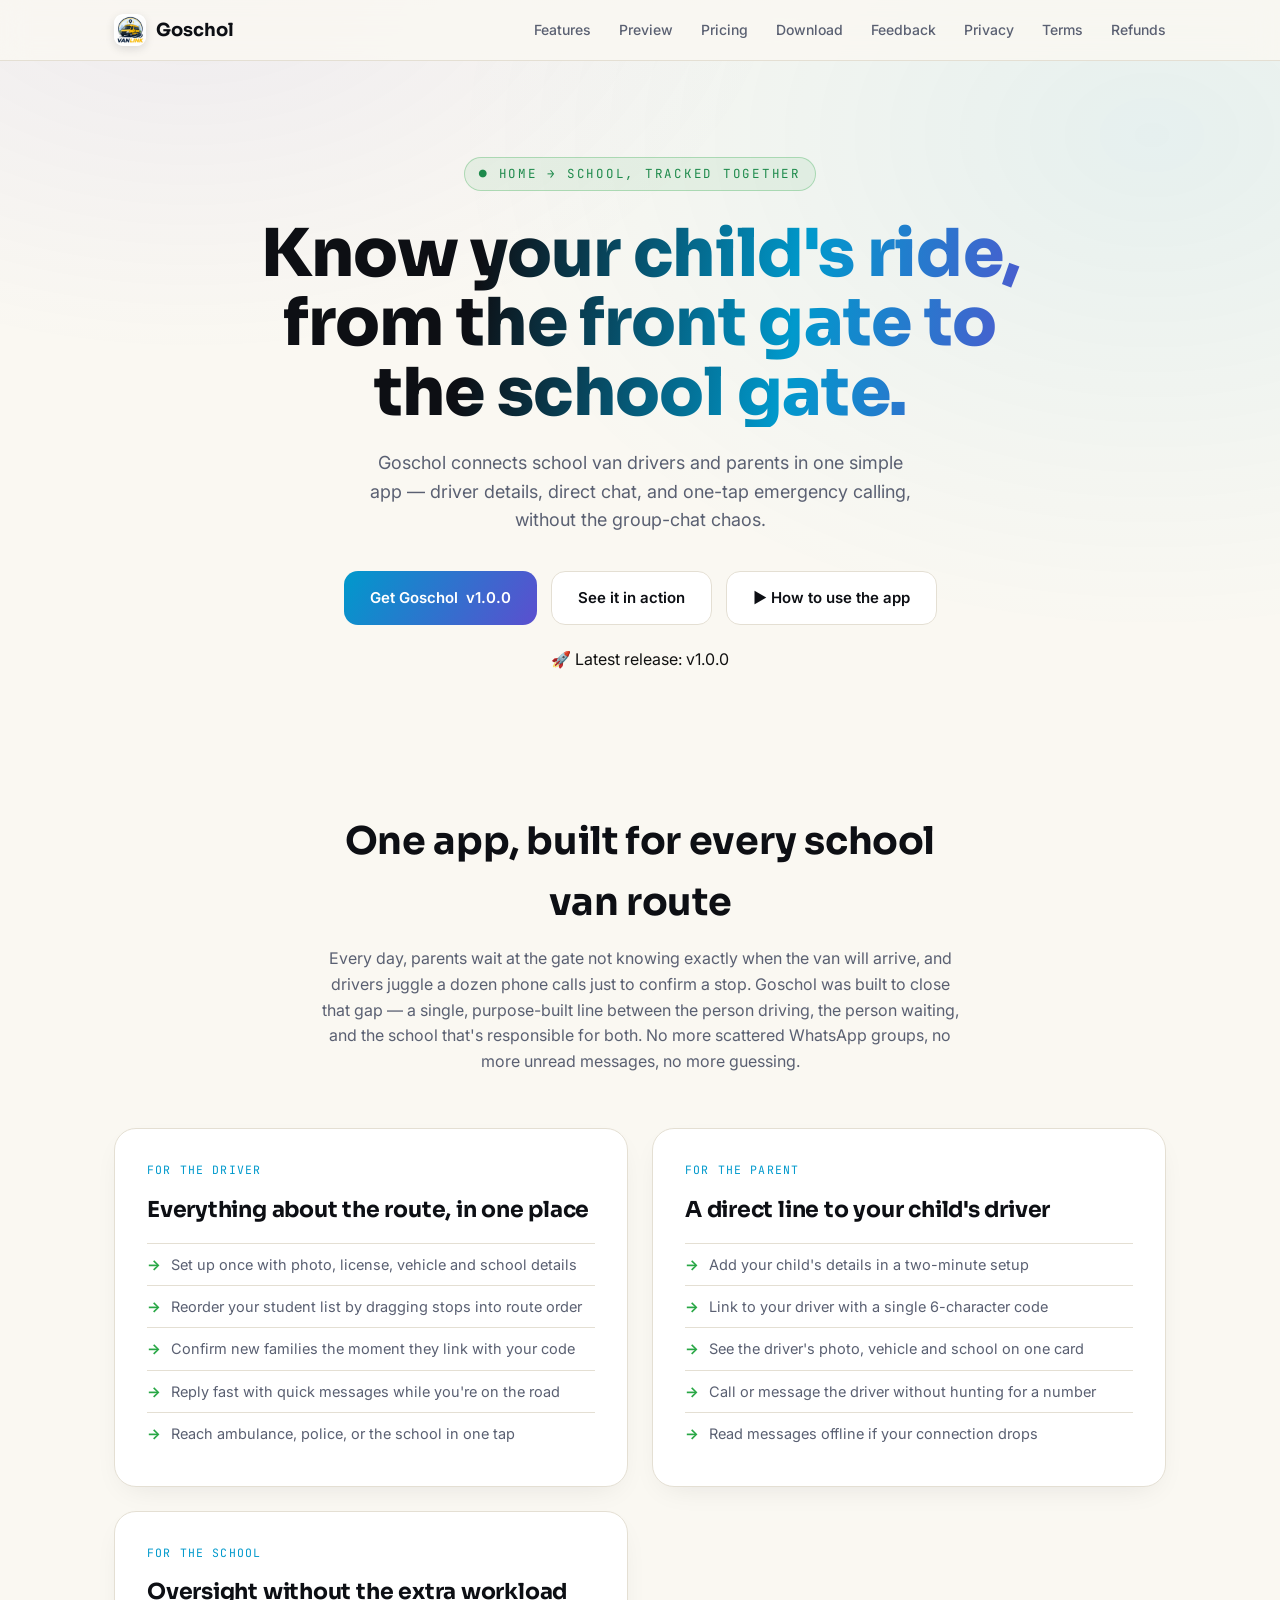
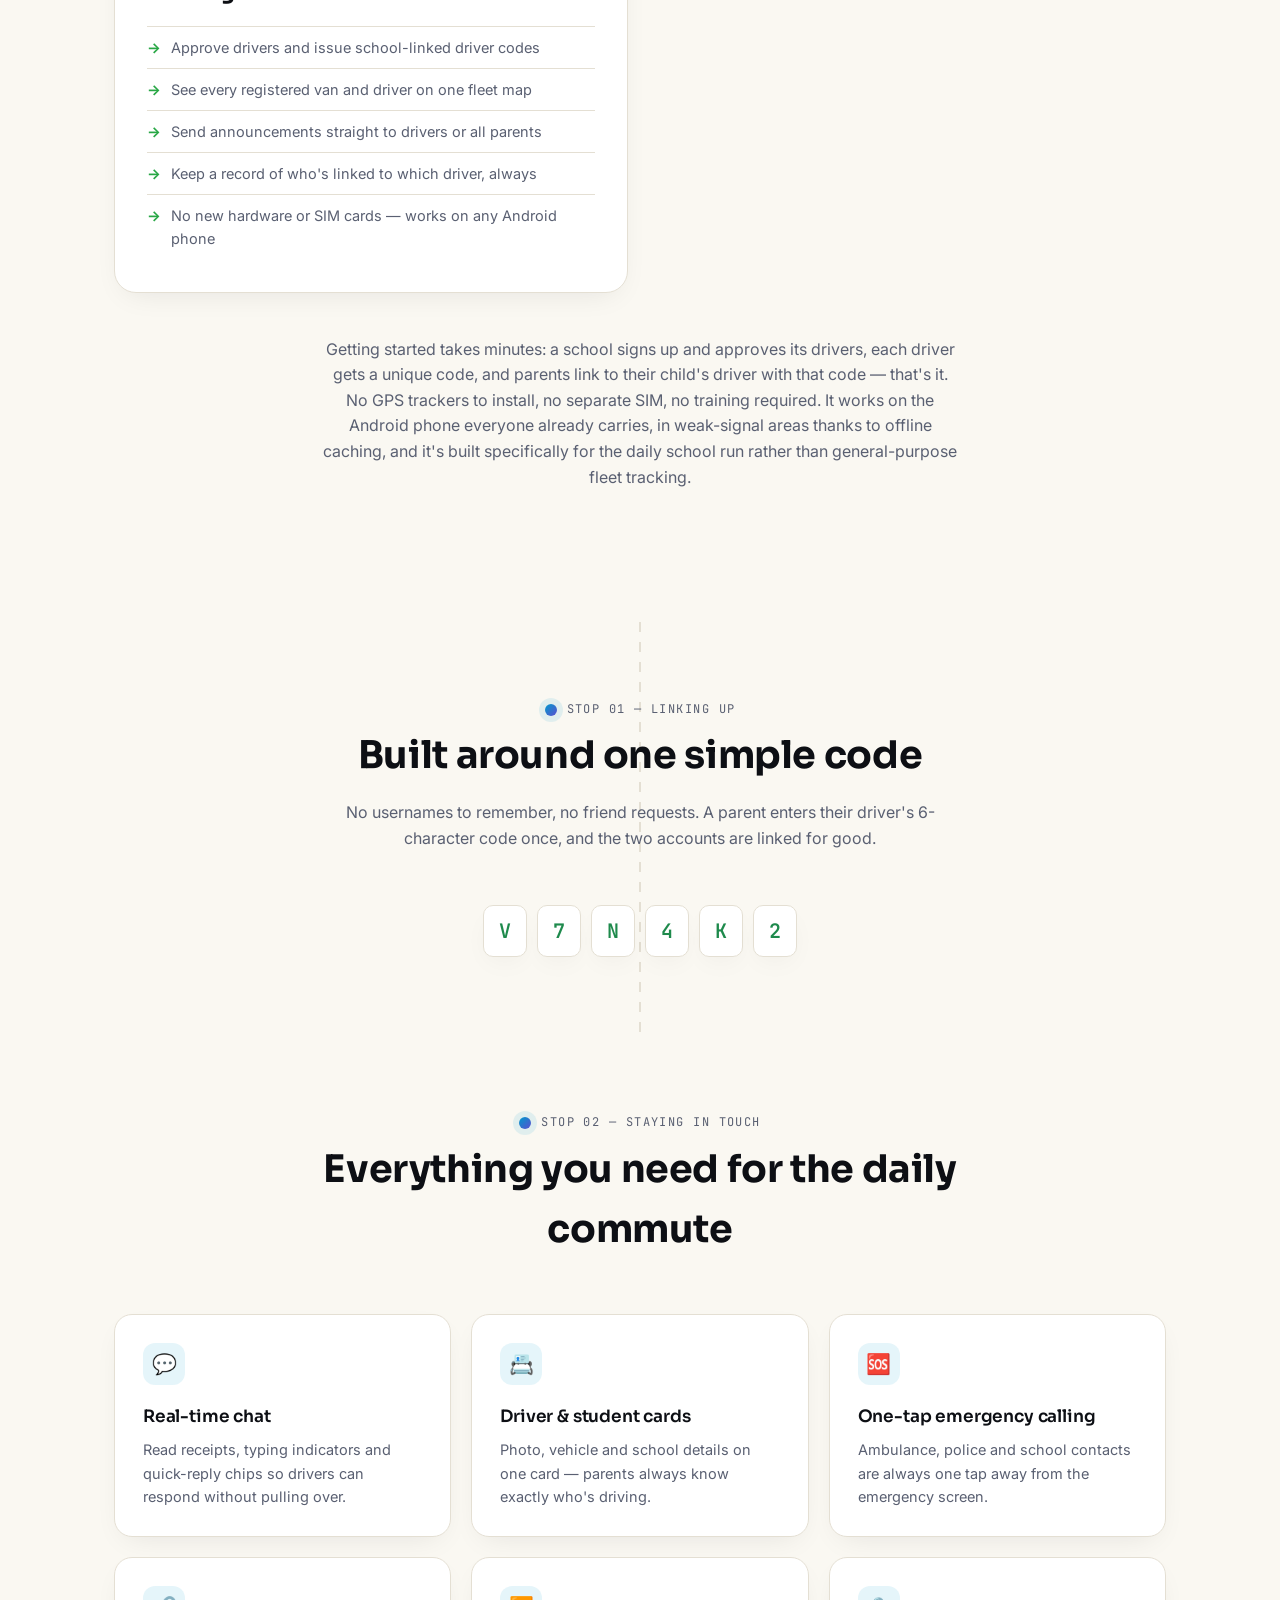
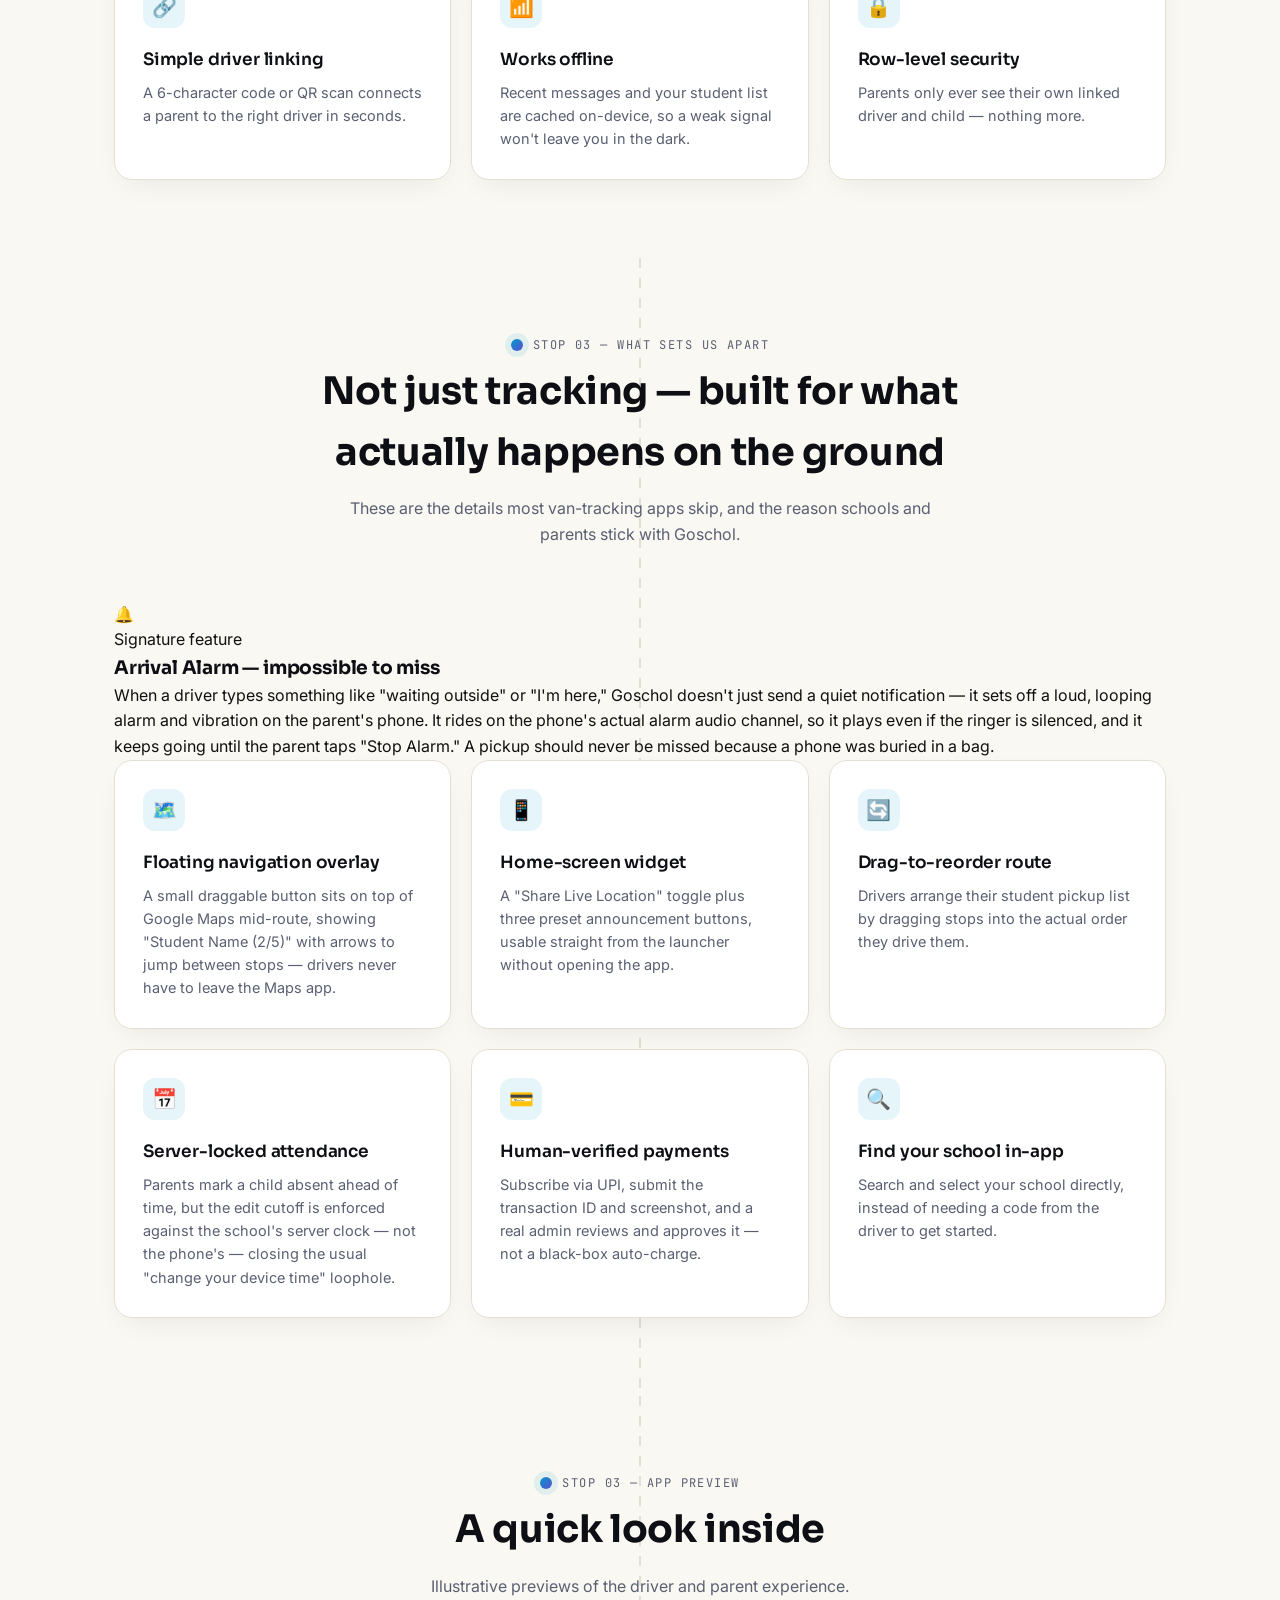
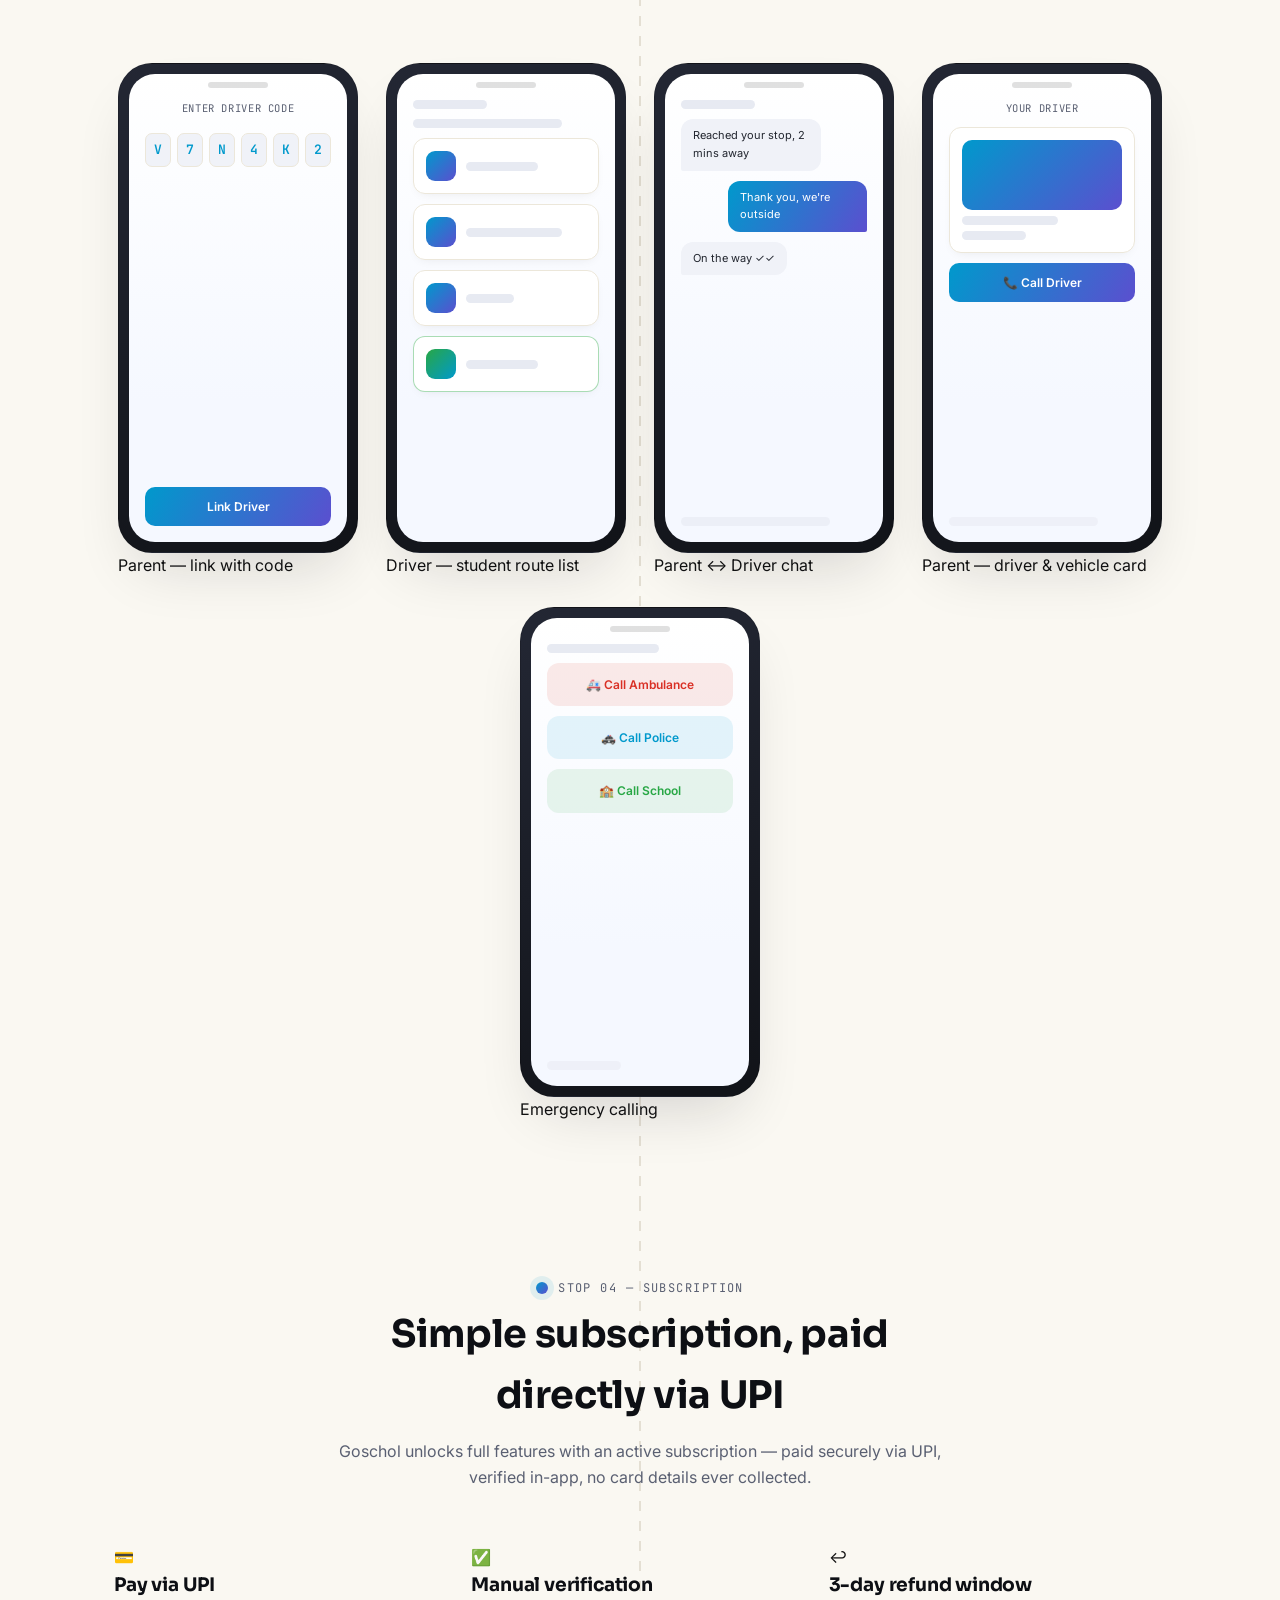
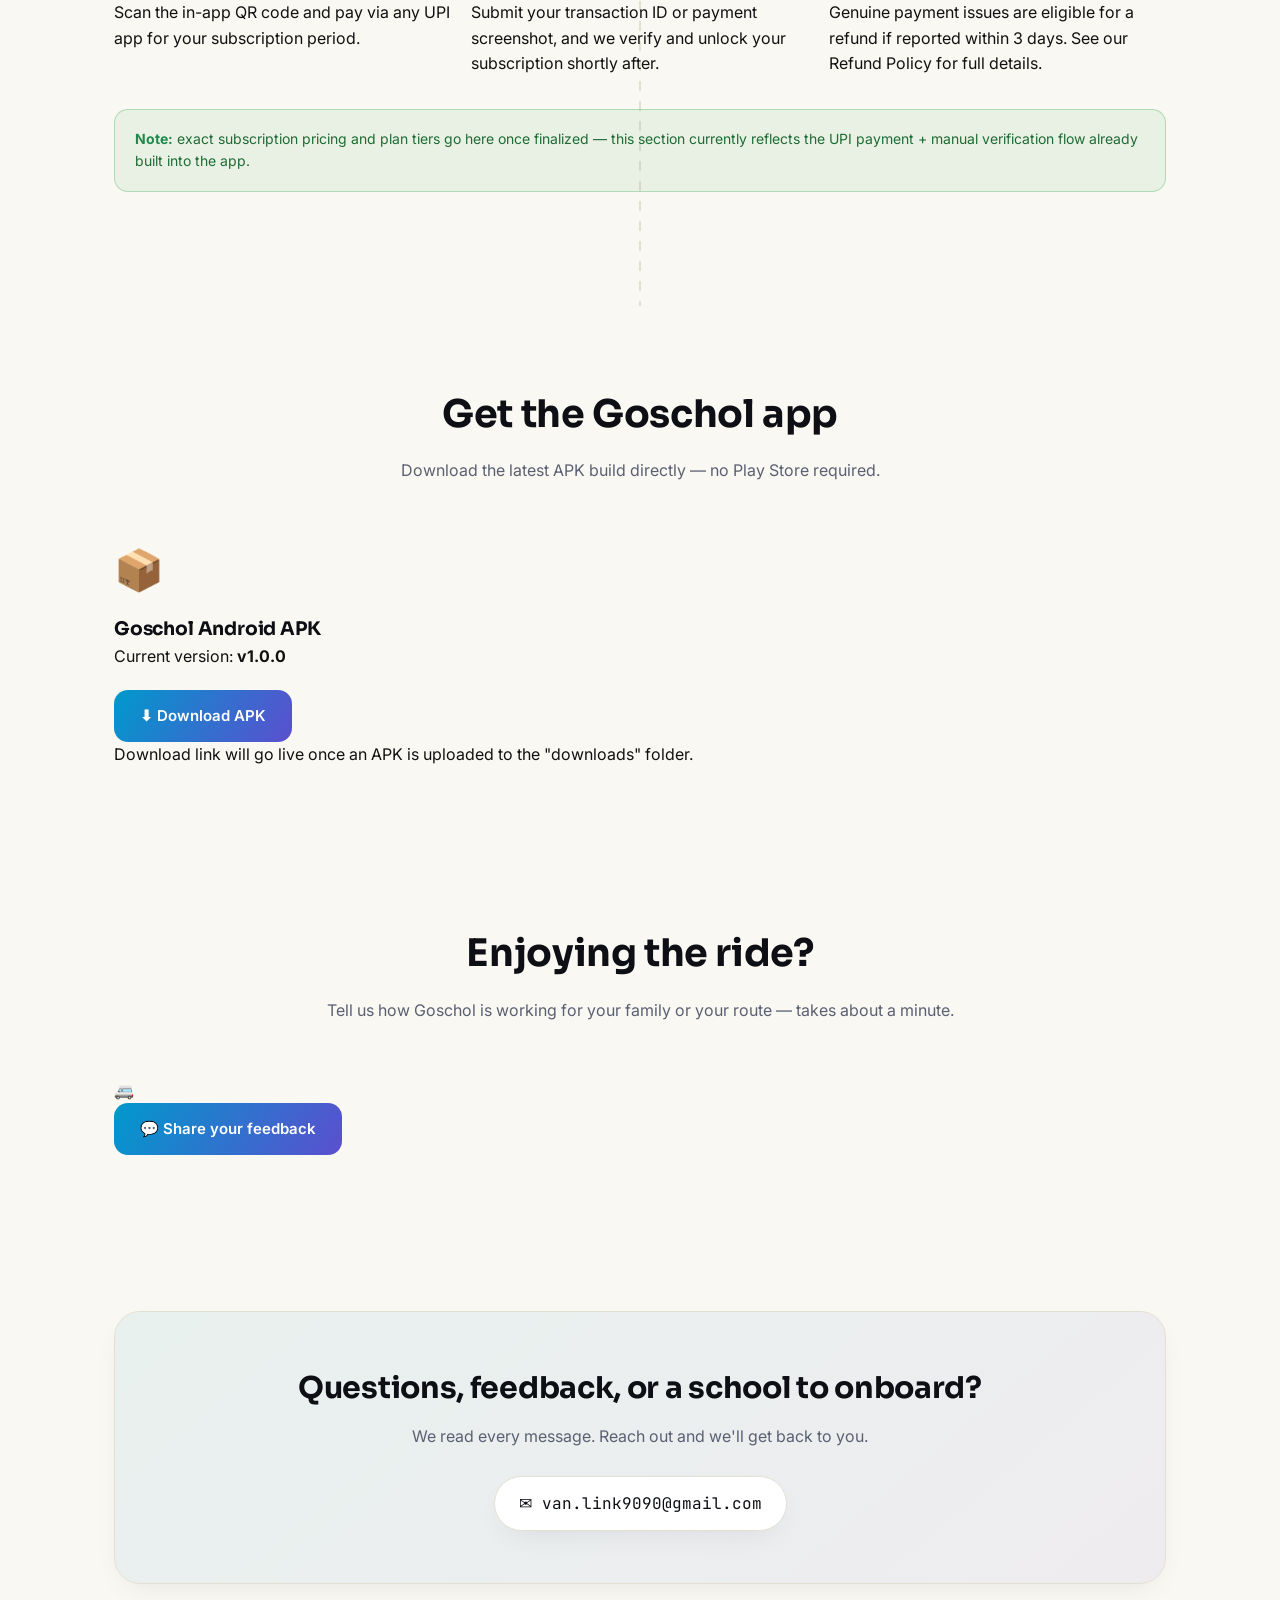
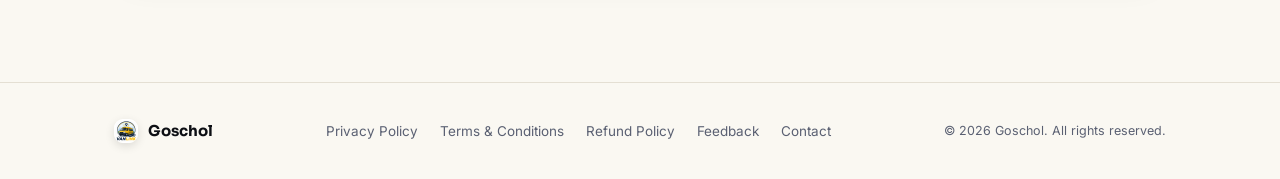
<file: index.html>
<!DOCTYPE html>
<html lang="en">
<head>
<meta charset="UTF-8">
<meta name="viewport" content="width=device-width, initial-scale=1.0">
<title>Goschol — Know your child's ride, every step of the way</title>
<meta name="description" content="Goschol connects school van drivers and parents in real time — driver details, direct chat, and one-tap emergency calling.">
<link rel="icon" href="assets/icon.png">
<link rel="stylesheet" href="style.css">
</head>
<body>

<nav class="nav">
  <div class="wrap">
    <div class="brand"><img src="assets/icon.png" alt="Goschol icon"> Goschol</div>
    <div class="navlinks">
      <a href="#features">Features</a>
      <a href="#preview">Preview</a>
      <a href="#pricing">Pricing</a>
      <a href="#download">Download</a>
      <a href="feedback.html">Feedback</a>
      <a href="privacy.html">Privacy</a>
      <a href="terms.html">Terms</a>
      <a href="refund.html">Refunds</a>
    </div>
  </div>
</nav>

<header class="hero">
  <div class="wrap">
    <span class="eyebrow">● Home → School, tracked together</span>
    <h1>Know your child's ride, from the front gate to the school gate.</h1>
    <p class="lede">Goschol connects school van drivers and parents in one simple app — driver details, direct chat, and one-tap emergency calling, without the group-chat chaos.</p>
    <div class="cta-row">
      <a class="btn btn-primary" href="#download">Get Goschol <span class="app-version">v1.0.0</span></a>
      <a class="btn btn-ghost" href="#preview">See it in action</a>
      <a class="btn btn-ghost" href="https://youtube.com/@goshol-h7x?si=uh1qzAWmHfQCrQQ8" target="_blank" rel="noopener">▶ How to use the app</a>
    </div>
    <div style="margin-top:22px;">
      <span class="version-pill">🚀 Latest release: <span class="app-version">v1.0.0</span></span>
    </div>
  </div>
</header>

<section id="about">
  <div class="wrap">
    <div class="section-head">
      <h2>One app, built for every school van route</h2>
      <p>Every day, parents wait at the gate not knowing exactly when the van will arrive, and drivers juggle a dozen phone calls just to confirm a stop. Goschol was built to close that gap — a single, purpose-built line between the person driving, the person waiting, and the school that's responsible for both. No more scattered WhatsApp groups, no more unread messages, no more guessing.</p>
    </div>
    <div class="roles">
      <div class="role-card">
        <span class="tag">For the driver</span>
        <h3>Everything about the route, in one place</h3>
        <ul>
          <li>Set up once with photo, license, vehicle and school details</li>
          <li>Reorder your student list by dragging stops into route order</li>
          <li>Confirm new families the moment they link with your code</li>
          <li>Reply fast with quick messages while you're on the road</li>
          <li>Reach ambulance, police, or the school in one tap</li>
        </ul>
      </div>
      <div class="role-card">
        <span class="tag">For the parent</span>
        <h3>A direct line to your child's driver</h3>
        <ul>
          <li>Add your child's details in a two-minute setup</li>
          <li>Link to your driver with a single 6-character code</li>
          <li>See the driver's photo, vehicle and school on one card</li>
          <li>Call or message the driver without hunting for a number</li>
          <li>Read messages offline if your connection drops</li>
        </ul>
      </div>
      <div class="role-card">
        <span class="tag">For the school</span>
        <h3>Oversight without the extra workload</h3>
        <ul>
          <li>Approve drivers and issue school-linked driver codes</li>
          <li>See every registered van and driver on one fleet map</li>
          <li>Send announcements straight to drivers or all parents</li>
          <li>Keep a record of who's linked to which driver, always</li>
          <li>No new hardware or SIM cards — works on any Android phone</li>
        </ul>
      </div>
    </div>
    <div class="section-head" style="margin-top:44px;">
      <p>Getting started takes minutes: a school signs up and approves its drivers, each driver gets a unique code, and parents link to their child's driver with that code — that's it. No GPS trackers to install, no separate SIM, no training required. It works on the Android phone everyone already carries, in weak-signal areas thanks to offline caching, and it's built specifically for the daily school run rather than general-purpose fleet tracking.</p>
    </div>
  </div>
</section>

<section id="features" style="position:relative;">
  <div class="route-rail"></div>
  <div class="wrap">
    <div class="section-head">
      <div class="stop"><span class="dot"></span><span class="label">Stop 01 — Linking up</span></div>
      <h2>Built around one simple code</h2>
      <p>No usernames to remember, no friend requests. A parent enters their driver's 6-character code once, and the two accounts are linked for good.</p>
    </div>
    <div class="code-strip">
      <span>V</span><span>7</span><span>N</span><span>4</span><span>K</span><span>2</span>
    </div>
  </div>
</section>

<section>
  <div class="wrap">
    <div class="section-head">
      <div class="stop"><span class="dot"></span><span class="label">Stop 02 — Staying in touch</span></div>
      <h2>Everything you need for the daily commute</h2>
    </div>
    <div class="grid3">
      <div class="card">
        <div class="ico">💬</div>
        <h3>Real-time chat</h3>
        <p>Read receipts, typing indicators and quick-reply chips so drivers can respond without pulling over.</p>
      </div>
      <div class="card">
        <div class="ico">📇</div>
        <h3>Driver &amp; student cards</h3>
        <p>Photo, vehicle and school details on one card — parents always know exactly who's driving.</p>
      </div>
      <div class="card">
        <div class="ico">🆘</div>
        <h3>One-tap emergency calling</h3>
        <p>Ambulance, police and school contacts are always one tap away from the emergency screen.</p>
      </div>
      <div class="card">
        <div class="ico">🔗</div>
        <h3>Simple driver linking</h3>
        <p>A 6-character code or QR scan connects a parent to the right driver in seconds.</p>
      </div>
      <div class="card">
        <div class="ico">📶</div>
        <h3>Works offline</h3>
        <p>Recent messages and your student list are cached on-device, so a weak signal won't leave you in the dark.</p>
      </div>
      <div class="card">
        <div class="ico">🔒</div>
        <h3>Row-level security</h3>
        <p>Parents only ever see their own linked driver and child — nothing more.</p>
      </div>
    </div>
  </div>
</section>

<section id="unique" style="position:relative;">
  <div class="route-rail"></div>
  <div class="wrap">
    <div class="section-head">
      <div class="stop"><span class="dot"></span><span class="label">Stop 03 — What sets us apart</span></div>
      <h2>Not just tracking — built for what actually happens on the ground</h2>
      <p>These are the details most van-tracking apps skip, and the reason schools and parents stick with Goschol.</p>
    </div>

    <div class="feature-highlight">
      <div class="alarm-visual">🔔</div>
      <div>
        <span class="badge">Signature feature</span>
        <h3>Arrival Alarm — impossible to miss</h3>
        <p>When a driver types something like "waiting outside" or "I'm here," Goschol doesn't just send a quiet notification — it sets off a loud, looping alarm and vibration on the parent's phone. It rides on the phone's actual alarm audio channel, so it plays even if the ringer is silenced, and it keeps going until the parent taps "Stop Alarm." A pickup should never be missed because a phone was buried in a bag.</p>
      </div>
    </div>

    <div class="grid3">
      <div class="card">
        <div class="ico">🗺️</div>
        <h3>Floating navigation overlay</h3>
        <p>A small draggable button sits on top of Google Maps mid-route, showing "Student Name (2/5)" with arrows to jump between stops — drivers never have to leave the Maps app.</p>
      </div>
      <div class="card">
        <div class="ico">📱</div>
        <h3>Home-screen widget</h3>
        <p>A "Share Live Location" toggle plus three preset announcement buttons, usable straight from the launcher without opening the app.</p>
      </div>
      <div class="card">
        <div class="ico">🔄</div>
        <h3>Drag-to-reorder route</h3>
        <p>Drivers arrange their student pickup list by dragging stops into the actual order they drive them.</p>
      </div>
      <div class="card">
        <div class="ico">📅</div>
        <h3>Server-locked attendance</h3>
        <p>Parents mark a child absent ahead of time, but the edit cutoff is enforced against the school's server clock — not the phone's — closing the usual "change your device time" loophole.</p>
      </div>
      <div class="card">
        <div class="ico">💳</div>
        <h3>Human-verified payments</h3>
        <p>Subscribe via UPI, submit the transaction ID and screenshot, and a real admin reviews and approves it — not a black-box auto-charge.</p>
      </div>
      <div class="card">
        <div class="ico">🔍</div>
        <h3>Find your school in-app</h3>
        <p>Search and select your school directly, instead of needing a code from the driver to get started.</p>
      </div>
    </div>
  </div>
</section>

<section id="preview" style="position:relative;">
  <div class="route-rail"></div>
  <div class="wrap">
    <div class="section-head">
      <div class="stop"><span class="dot"></span><span class="label">Stop 03 — App preview</span></div>
      <h2>A quick look inside</h2>
      <p>Illustrative previews of the driver and parent experience.</p>
    </div>
    <div class="showcase">

      <div>
        <div class="phone"><div class="screen">
          <div class="notch"></div>
          <div class="screen-content">
            <div class="mini-label">Enter driver code</div>
            <div class="mini-code"><span>V</span><span>7</span><span>N</span><span>4</span><span>K</span><span>2</span></div>
            <div style="flex:1"></div>
            <div class="mini-btn">Link Driver</div>
          </div>
        </div></div>
        <p class="caption">Parent — link with code</p>
      </div>

      <div>
        <div class="phone"><div class="screen">
          <div class="notch"></div>
          <div class="screen-content">
            <div class="mini-bar w40"></div>
            <div class="mini-bar w80"></div>
            <div class="mini-card"><div class="mini-avatar"></div><div style="flex:1"><div class="mini-bar w60"></div></div></div>
            <div class="mini-card"><div class="mini-avatar"></div><div style="flex:1"><div class="mini-bar w80"></div></div></div>
            <div class="mini-card"><div class="mini-avatar"></div><div style="flex:1"><div class="mini-bar w40"></div></div></div>
            <div class="mini-card" style="border-color:rgba(40,167,69,0.4)"><div class="mini-avatar" style="background:linear-gradient(135deg,var(--green),var(--blue))"></div><div style="flex:1"><div class="mini-bar w60"></div></div></div>
          </div>
        </div></div>
        <p class="caption">Driver — student route list</p>
      </div>

      <div>
        <div class="phone"><div class="screen">
          <div class="notch"></div>
          <div class="screen-content">
            <div class="mini-bar w40"></div>
            <div class="chat-bubble left">Reached your stop, 2 mins away</div>
            <div class="chat-bubble right">Thank you, we're outside</div>
            <div class="chat-bubble left">On the way ✓✓</div>
            <div style="flex:1"></div>
            <div class="mini-bar w80" style="opacity:.6"></div>
          </div>
        </div></div>
        <p class="caption">Parent ↔ Driver chat</p>
      </div>

      <div>
        <div class="phone"><div class="screen">
          <div class="notch"></div>
          <div class="screen-content">
            <div class="mini-label">Your driver</div>
            <div class="mini-card vcard">
              <div class="mini-avatar"></div>
              <div class="mini-bar w60"></div>
              <div class="mini-bar w40"></div>
            </div>
            <div class="mini-btn">📞 Call Driver</div>
            <div style="flex:1"></div>
            <div class="mini-bar w80" style="opacity:.5"></div>
          </div>
        </div></div>
        <p class="caption">Parent — driver &amp; vehicle card</p>
      </div>

      <div>
        <div class="phone"><div class="screen">
          <div class="notch"></div>
          <div class="screen-content">
            <div class="mini-bar w60"></div>
            <div class="emg-btn a">🚑 Call Ambulance</div>
            <div class="emg-btn b">🚓 Call Police</div>
            <div class="emg-btn c">🏫 Call School</div>
            <div style="flex:1"></div>
            <div class="mini-bar w40" style="opacity:.5"></div>
          </div>
        </div></div>
        <p class="caption">Emergency calling</p>
      </div>

    </div>
  </div>
</section>

<section id="pricing" style="position:relative;">
  <div class="route-rail"></div>
  <div class="wrap">
    <div class="section-head">
      <div class="stop"><span class="dot"></span><span class="label">Stop 04 — Subscription</span></div>
      <h2>Simple subscription, paid directly via UPI</h2>
      <p>Goschol unlocks full features with an active subscription — paid securely via UPI, verified in-app, no card details ever collected.</p>
    </div>
    <div class="grid3">
      <div class="plan-card">
        <div class="ico">💳</div>
        <h3>Pay via UPI</h3>
        <p>Scan the in-app QR code and pay via any UPI app for your subscription period.</p>
      </div>
      <div class="plan-card">
        <div class="ico">✅</div>
        <h3>Manual verification</h3>
        <p>Submit your transaction ID or payment screenshot, and we verify and unlock your subscription shortly after.</p>
      </div>
      <div class="plan-card">
        <div class="ico">↩️</div>
        <h3>3-day refund window</h3>
        <p>Genuine payment issues are eligible for a refund if reported within 3 days. See our <a href="refund.html">Refund Policy</a> for full details.</p>
      </div>
    </div>
    <div class="legal-notice" style="margin-top:32px;">
      <b>Note:</b> exact subscription pricing and plan tiers go here once finalized — this section currently reflects the UPI payment + manual verification flow already built into the app.
    </div>
  </div>
</section>

<section id="download">
  <div class="wrap">
    <div class="section-head">
      <h2>Get the Goschol app</h2>
      <p>Download the latest APK build directly — no Play Store required.</p>
    </div>
    <div class="download-card">
      <div style="font-size:40px;">📦</div>
      <h3 style="margin-top:12px;">Goschol Android APK</h3>
      <p class="ver">Current version: <b class="app-version">v1.0.0</b></p>
      <a class="btn btn-primary" id="apkLink" href="#" style="margin-top:20px;">⬇ Download APK</a>
      <p class="download-note">The download link will go live once the first build is uploaded. Update <code>APK_URL</code> and <code>APP_VERSION</code> at the bottom of this page with every new release, and this whole page updates automatically.</p>
    </div>
  </div>
</section>

<section class="van-cta">
  <div class="wrap">
    <div class="section-head">
      <h2>Enjoying the ride?</h2>
      <p>Tell us how Goschol is working for your family or your route — takes about a minute.</p>
    </div>
    <div class="van-stage">
      <div class="wind-line" style="top:34%; width:70px; animation-duration:1.1s; animation-delay:0s;"></div>
      <div class="wind-line" style="top:48%; width:100px; animation-duration:1.4s; animation-delay:.3s;"></div>
      <div class="wind-line" style="top:58%; width:55px; animation-duration:.9s; animation-delay:.6s;"></div>
      <div class="wind-line" style="top:40%; width:85px; animation-duration:1.2s; animation-delay:.9s;"></div>
      <div class="van-road"></div>
      <div class="van-emoji">🚐</div>
    </div>
    <a class="btn btn-primary van-btn" href="feedback.html">💬 Share your feedback</a>
  </div>
</section>

<section id="contact">
  <div class="wrap">
    <div class="contact-card">
      <h2>Questions, feedback, or a school to onboard?</h2>
      <p>We read every message. Reach out and we'll get back to you.</p>
      <a class="email-pill" href="mailto:van.link9090@gmail.com">✉ van.link9090@gmail.com</a>
    </div>
  </div>
</section>

<footer>
  <div class="wrap">
    <div class="brand" style="font-size:15px;"><img src="assets/icon.png" style="width:24px;height:24px;"> Goschol</div>
    <div class="flinks">
      <a href="privacy.html">Privacy Policy</a>
      <a href="terms.html">Terms &amp; Conditions</a>
      <a href="refund.html">Refund Policy</a>
      <a href="feedback.html">Feedback</a>
      <a href="mailto:van.link9090@gmail.com">Contact</a>
    </div>
    <span class="fine">© 2026 Goschol. All rights reserved.</span>
  </div>
</footer>

<script>
  // 🔧 Auto-detects the latest APK from the /downloads folder in this GitHub repo.
  // To ship a new build: just upload the .apk into the "downloads" folder with any
  // name containing a version number (e.g. "Goschol v2.apk", "goschol-2.1.apk") —
  // nothing on this page needs to be edited.
  const GH_OWNER = "vanlink9090-bit";
  const GH_REPO  = "Goschol-";
  const GH_FOLDER = "downloads";

  function extractVersionParts(name){
    const match = name.match(/(\d+)(?:[._-](\d+))?(?:[._-](\d+))?/);
    if (!match) return [0,0,0];
    return [parseInt(match[1]||0,10), parseInt(match[2]||0,10), parseInt(match[3]||0,10)];
  }

  async function loadLatestApk(){
    const apkLink = document.getElementById('apkLink');
    const note = document.querySelector('.download-note');
    try {
      const res = await fetch(`https://api.github.com/repos/${GH_OWNER}/${GH_REPO}/contents/${GH_FOLDER}`);
      if (!res.ok) throw new Error('Could not read downloads folder (status ' + res.status + ')');
      const files = await res.json();
      const apks = Array.isArray(files) ? files.filter(f => f.name.toLowerCase().endsWith('.apk')) : [];
      if (apks.length === 0) throw new Error('No APK found in downloads folder yet');

      apks.sort((a, b) => {
        const va = extractVersionParts(a.name), vb = extractVersionParts(b.name);
        for (let i = 0; i < 3; i++) { if (va[i] !== vb[i]) return vb[i] - va[i]; }
        return 0;
      });

      const latest = apks[0];
      const v = extractVersionParts(latest.name);
      let versionLabel = v.slice(0, v[2] ? 3 : (v[1] ? 2 : 1)).join('.');
      if (!versionLabel) versionLabel = '1.0';

      document.querySelectorAll('.app-version').forEach(el => { el.textContent = 'v' + versionLabel; });
      if (apkLink) {
        apkLink.href = latest.download_url;
        apkLink.setAttribute('download', latest.name);
      }
      if (note) note.textContent = 'Always the latest build — just drop a new APK into the "downloads" folder and this page updates itself.';
    } catch (err) {
      console.error('APK auto-detect failed:', err);
      if (note) note.textContent = 'Download link will go live once an APK is uploaded to the "downloads" folder.';
    }
  }

  loadLatestApk();
</script>

</body>
  </html>
</file>
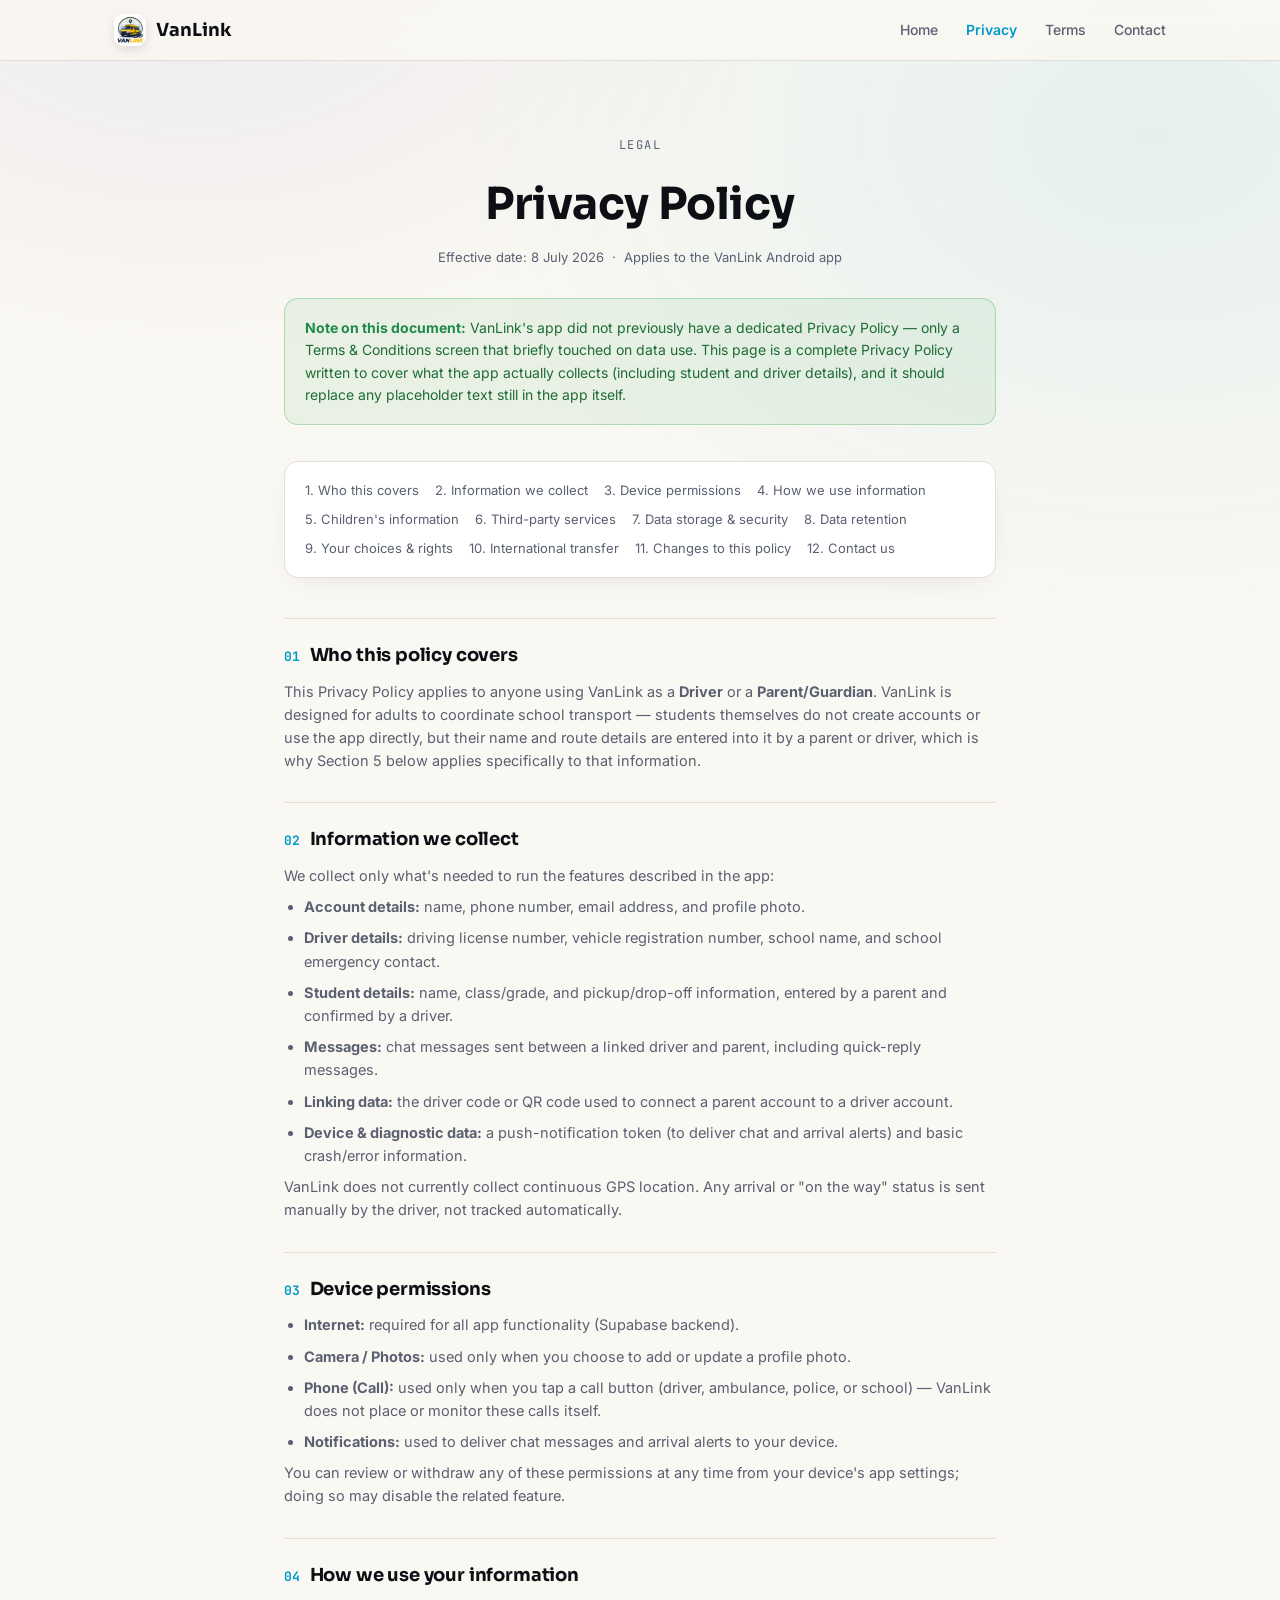
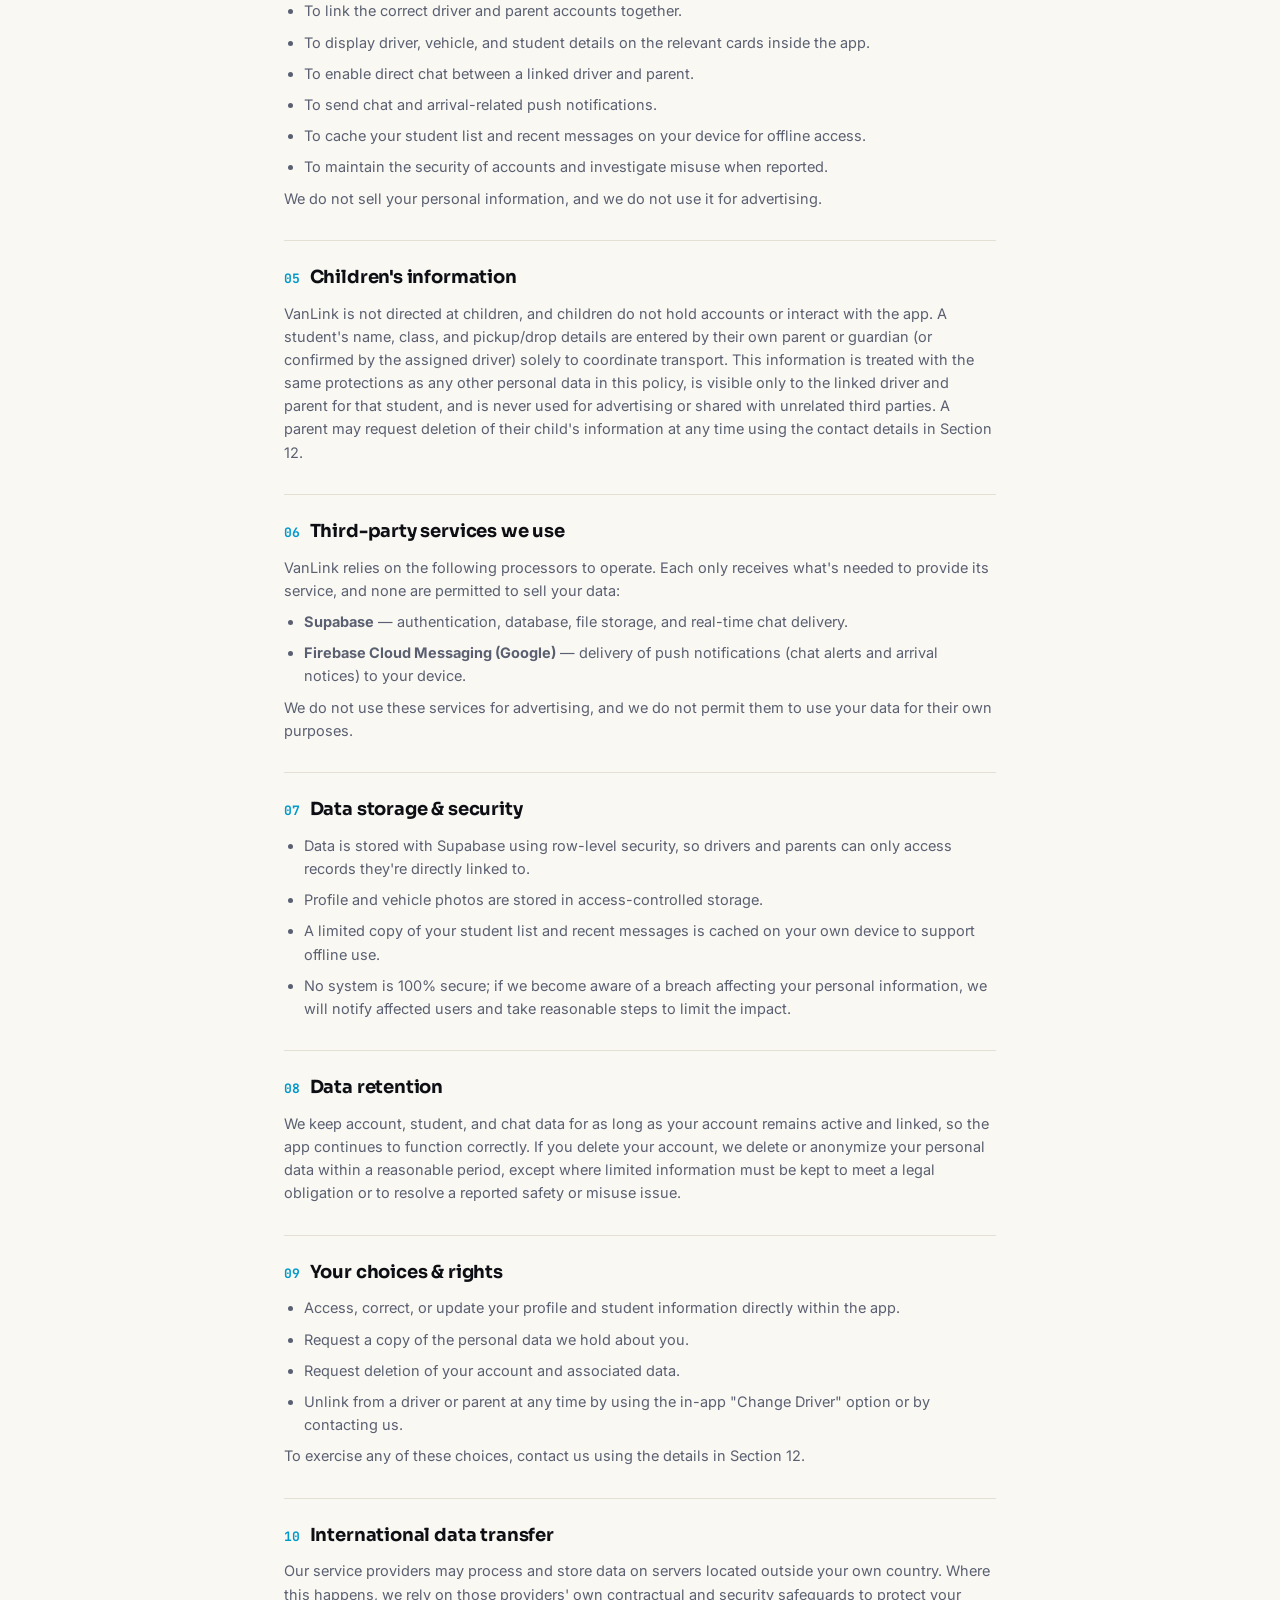
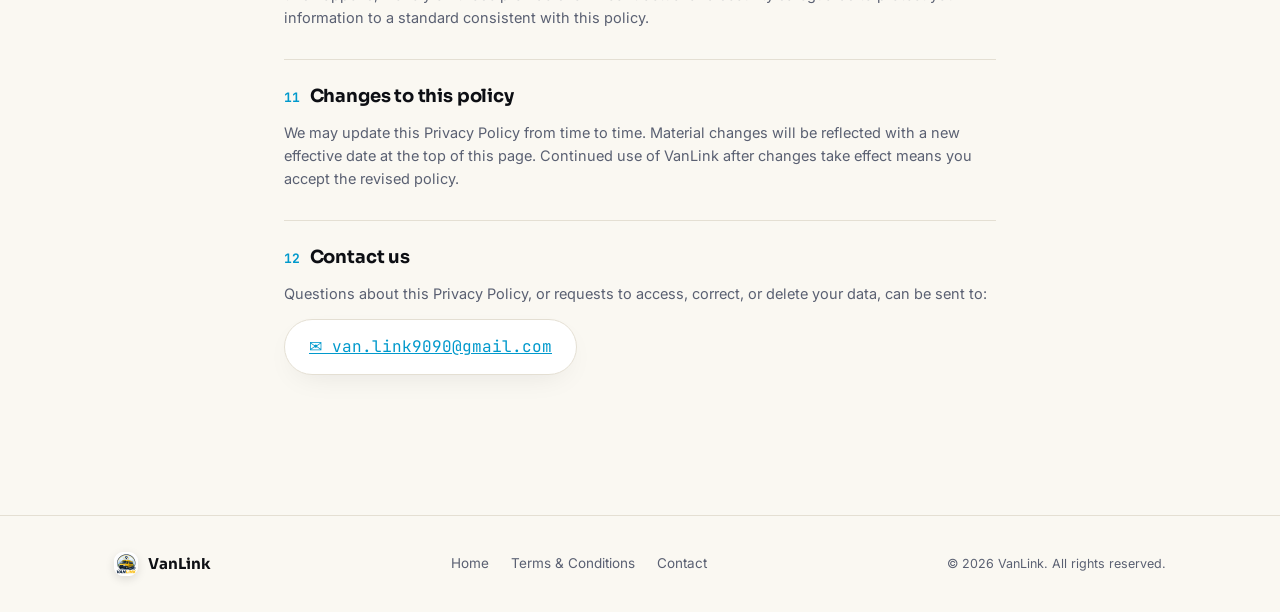
<file: privacy.html>
<!DOCTYPE html>
<html lang="en">
<head>
<meta charset="UTF-8">
<meta name="viewport" content="width=device-width, initial-scale=1.0">
<title>Privacy Policy — VanLink</title>
<link rel="icon" href="assets/icon.png">
<link rel="stylesheet" href="style.css">
</head>
<body>

<nav class="nav">
  <div class="wrap">
    <div class="brand"><img src="assets/icon.png" alt="VanLink icon"> VanLink</div>
    <div class="navlinks">
      <a href="index.html">Home</a>
      <a href="privacy.html" class="active">Privacy</a>
      <a href="terms.html">Terms</a>
      <a href="#contact-foot">Contact</a>
    </div>
  </div>
</nav>

<header class="legal-hero">
  <div class="wrap">
    <span class="eyebrow">Legal</span>
    <h1>Privacy Policy</h1>
    <p class="updated">Effective date: 8 July 2026 &nbsp;·&nbsp; Applies to the VanLink Android app</p>
  </div>
</header>

<div class="wrap legal-body">

  <div class="legal-notice">
    <b>Note on this document:</b> VanLink's app did not previously have a dedicated Privacy Policy — only a Terms &amp; Conditions screen that briefly touched on data use. This page is a complete Privacy Policy written to cover what the app actually collects (including student and driver details), and it should replace any placeholder text still in the app itself.
  </div>

  <div class="toc">
    <a href="#s1">1. Who this covers</a>
    <a href="#s2">2. Information we collect</a>
    <a href="#s3">3. Device permissions</a>
    <a href="#s4">4. How we use information</a>
    <a href="#s5">5. Children's information</a>
    <a href="#s6">6. Third-party services</a>
    <a href="#s7">7. Data storage &amp; security</a>
    <a href="#s8">8. Data retention</a>
    <a href="#s9">9. Your choices &amp; rights</a>
    <a href="#s10">10. International transfer</a>
    <a href="#s11">11. Changes to this policy</a>
    <a href="#s12">12. Contact us</a>
  </div>

  <div class="legal-section" id="s1">
    <h2><span class="num">01</span> Who this policy covers</h2>
    <p>This Privacy Policy applies to anyone using VanLink as a <b>Driver</b> or a <b>Parent/Guardian</b>. VanLink is designed for adults to coordinate school transport — students themselves do not create accounts or use the app directly, but their name and route details are entered into it by a parent or driver, which is why Section 5 below applies specifically to that information.</p>
  </div>

  <div class="legal-section" id="s2">
    <h2><span class="num">02</span> Information we collect</h2>
    <p>We collect only what's needed to run the features described in the app:</p>
    <ul>
      <li><b>Account details:</b> name, phone number, email address, and profile photo.</li>
      <li><b>Driver details:</b> driving license number, vehicle registration number, school name, and school emergency contact.</li>
      <li><b>Student details:</b> name, class/grade, and pickup/drop-off information, entered by a parent and confirmed by a driver.</li>
      <li><b>Messages:</b> chat messages sent between a linked driver and parent, including quick-reply messages.</li>
      <li><b>Linking data:</b> the driver code or QR code used to connect a parent account to a driver account.</li>
      <li><b>Device &amp; diagnostic data:</b> a push-notification token (to deliver chat and arrival alerts) and basic crash/error information.</li>
    </ul>
    <p>VanLink does not currently collect continuous GPS location. Any arrival or "on the way" status is sent manually by the driver, not tracked automatically.</p>
  </div>

  <div class="legal-section" id="s3">
    <h2><span class="num">03</span> Device permissions</h2>
    <ul>
      <li><b>Internet:</b> required for all app functionality (Supabase backend).</li>
      <li><b>Camera / Photos:</b> used only when you choose to add or update a profile photo.</li>
      <li><b>Phone (Call):</b> used only when you tap a call button (driver, ambulance, police, or school) — VanLink does not place or monitor these calls itself.</li>
      <li><b>Notifications:</b> used to deliver chat messages and arrival alerts to your device.</li>
    </ul>
    <p>You can review or withdraw any of these permissions at any time from your device's app settings; doing so may disable the related feature.</p>
  </div>

  <div class="legal-section" id="s4">
    <h2><span class="num">04</span> How we use your information</h2>
    <ul>
      <li>To link the correct driver and parent accounts together.</li>
      <li>To display driver, vehicle, and student details on the relevant cards inside the app.</li>
      <li>To enable direct chat between a linked driver and parent.</li>
      <li>To send chat and arrival-related push notifications.</li>
      <li>To cache your student list and recent messages on your device for offline access.</li>
      <li>To maintain the security of accounts and investigate misuse when reported.</li>
    </ul>
    <p>We do not sell your personal information, and we do not use it for advertising.</p>
  </div>

  <div class="legal-section" id="s5">
    <h2><span class="num">05</span> Children's information</h2>
    <p>VanLink is not directed at children, and children do not hold accounts or interact with the app. A student's name, class, and pickup/drop details are entered by their own parent or guardian (or confirmed by the assigned driver) solely to coordinate transport. This information is treated with the same protections as any other personal data in this policy, is visible only to the linked driver and parent for that student, and is never used for advertising or shared with unrelated third parties. A parent may request deletion of their child's information at any time using the contact details in Section 12.</p>
  </div>

  <div class="legal-section" id="s6">
    <h2><span class="num">06</span> Third-party services we use</h2>
    <p>VanLink relies on the following processors to operate. Each only receives what's needed to provide its service, and none are permitted to sell your data:</p>
    <ul>
      <li><b>Supabase</b> — authentication, database, file storage, and real-time chat delivery.</li>
      <li><b>Firebase Cloud Messaging (Google)</b> — delivery of push notifications (chat alerts and arrival notices) to your device.</li>
    </ul>
    <p>We do not use these services for advertising, and we do not permit them to use your data for their own purposes.</p>
  </div>

  <div class="legal-section" id="s7">
    <h2><span class="num">07</span> Data storage &amp; security</h2>
    <ul>
      <li>Data is stored with Supabase using row-level security, so drivers and parents can only access records they're directly linked to.</li>
      <li>Profile and vehicle photos are stored in access-controlled storage.</li>
      <li>A limited copy of your student list and recent messages is cached on your own device to support offline use.</li>
      <li>No system is 100% secure; if we become aware of a breach affecting your personal information, we will notify affected users and take reasonable steps to limit the impact.</li>
    </ul>
  </div>

  <div class="legal-section" id="s8">
    <h2><span class="num">08</span> Data retention</h2>
    <p>We keep account, student, and chat data for as long as your account remains active and linked, so the app continues to function correctly. If you delete your account, we delete or anonymize your personal data within a reasonable period, except where limited information must be kept to meet a legal obligation or to resolve a reported safety or misuse issue.</p>
  </div>

  <div class="legal-section" id="s9">
    <h2><span class="num">09</span> Your choices &amp; rights</h2>
    <ul>
      <li>Access, correct, or update your profile and student information directly within the app.</li>
      <li>Request a copy of the personal data we hold about you.</li>
      <li>Request deletion of your account and associated data.</li>
      <li>Unlink from a driver or parent at any time by using the in-app "Change Driver" option or by contacting us.</li>
    </ul>
    <p>To exercise any of these choices, contact us using the details in Section 12.</p>
  </div>

  <div class="legal-section" id="s10">
    <h2><span class="num">10</span> International data transfer</h2>
    <p>Our service providers may process and store data on servers located outside your own country. Where this happens, we rely on those providers' own contractual and security safeguards to protect your information to a standard consistent with this policy.</p>
  </div>

  <div class="legal-section" id="s11">
    <h2><span class="num">11</span> Changes to this policy</h2>
    <p>We may update this Privacy Policy from time to time. Material changes will be reflected with a new effective date at the top of this page. Continued use of VanLink after changes take effect means you accept the revised policy.</p>
  </div>

  <div class="legal-section" id="s12">
    <h2><span class="num">12</span> Contact us</h2>
    <p>Questions about this Privacy Policy, or requests to access, correct, or delete your data, can be sent to:</p>
    <p><a class="email-pill" href="mailto:van.link9090@gmail.com" style="margin-top:6px;">✉ van.link9090@gmail.com</a></p>
  </div>

</div>

<footer id="contact-foot">
  <div class="wrap">
    <div class="brand" style="font-size:15px;"><img src="assets/icon.png" style="width:24px;height:24px;"> VanLink</div>
    <div class="flinks">
      <a href="index.html">Home</a>
      <a href="terms.html">Terms &amp; Conditions</a>
      <a href="mailto:van.link9090@gmail.com">Contact</a>
    </div>
    <span class="fine">© 2026 VanLink. All rights reserved.</span>
  </div>
</footer>

</body>
</html>
</file>
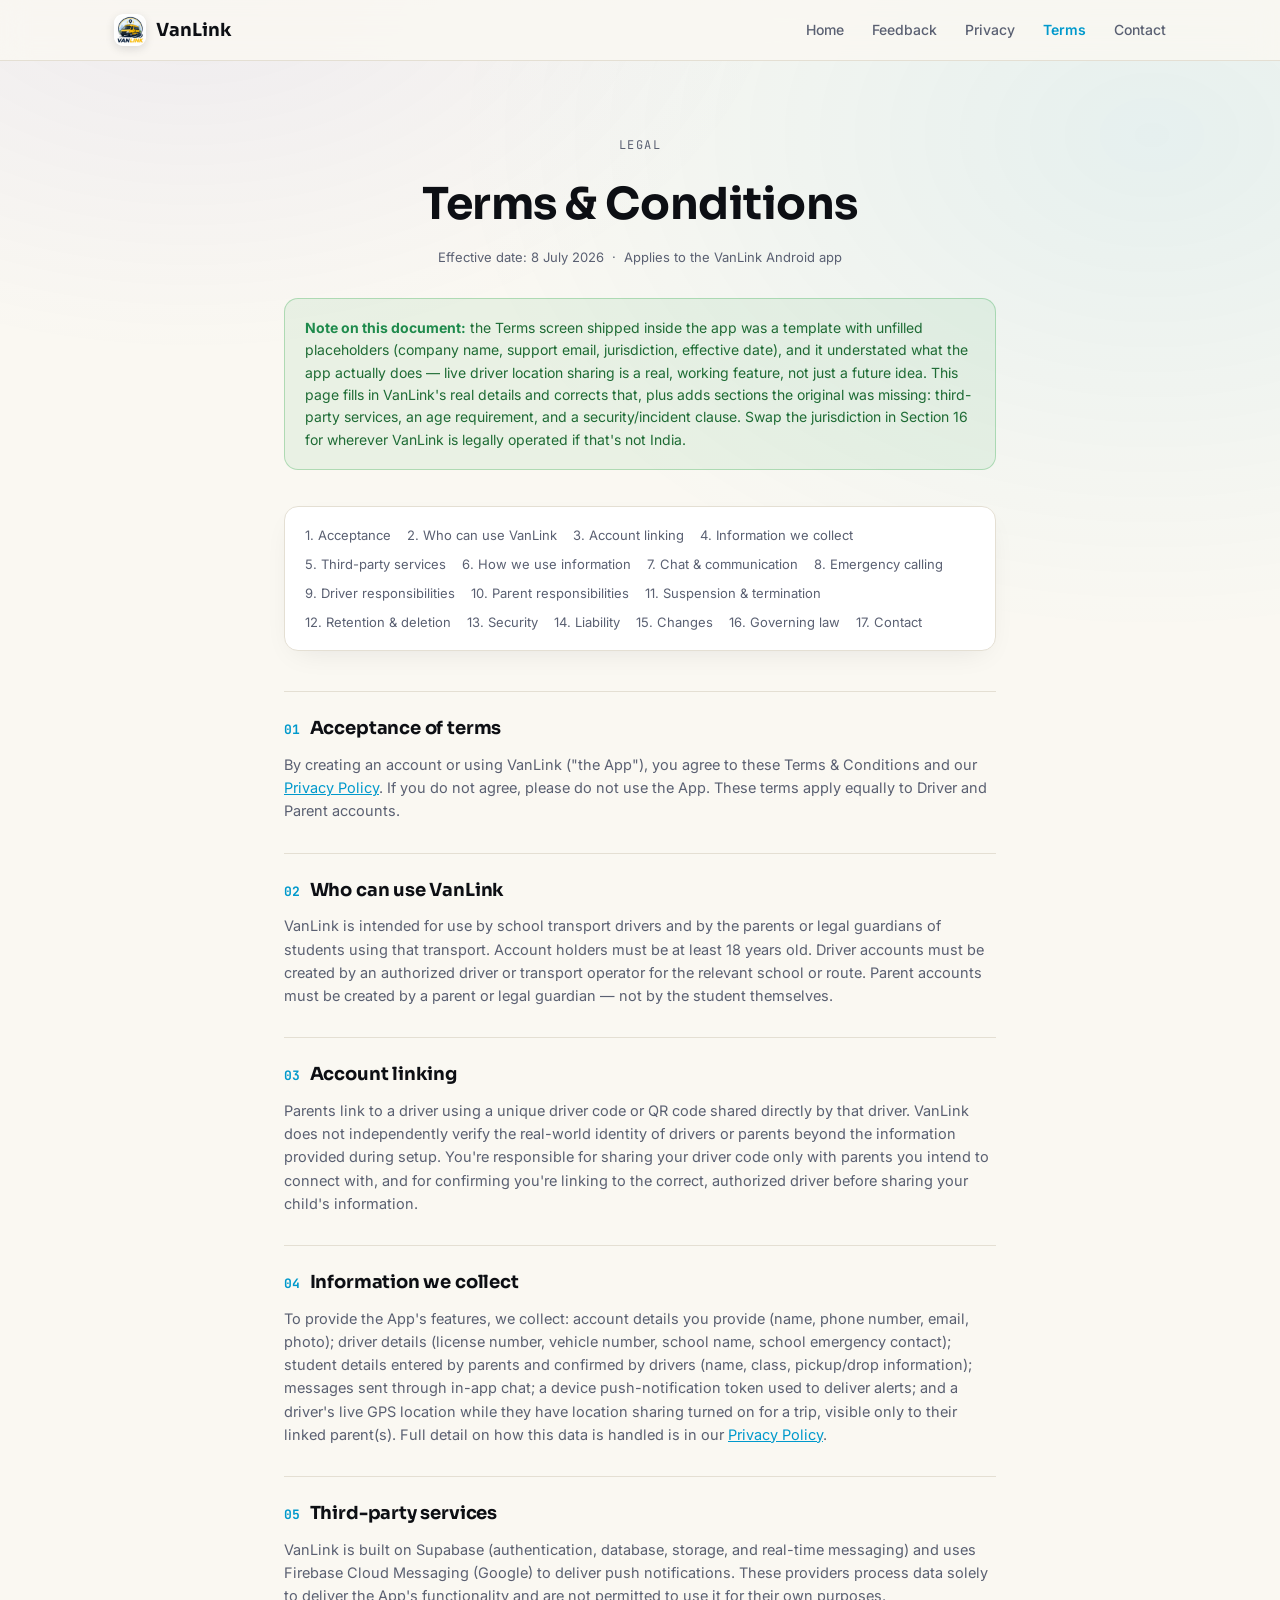
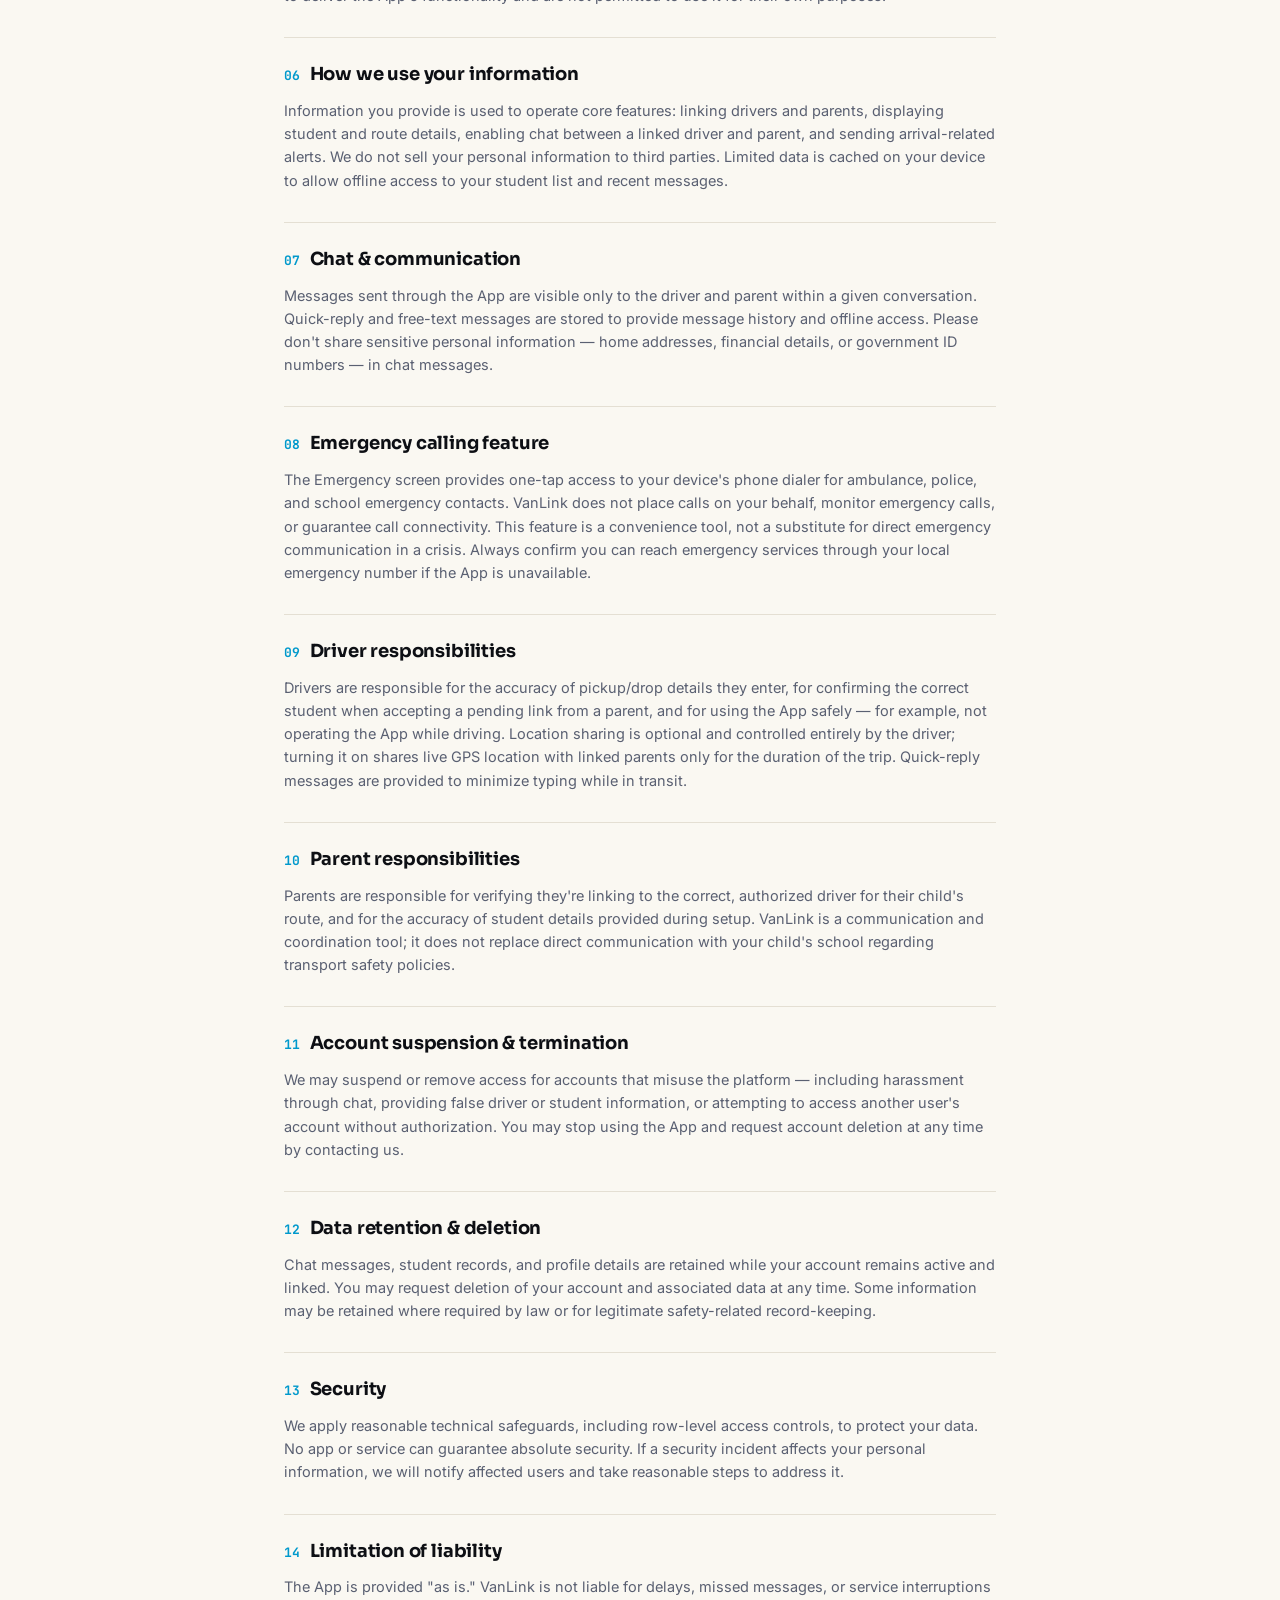
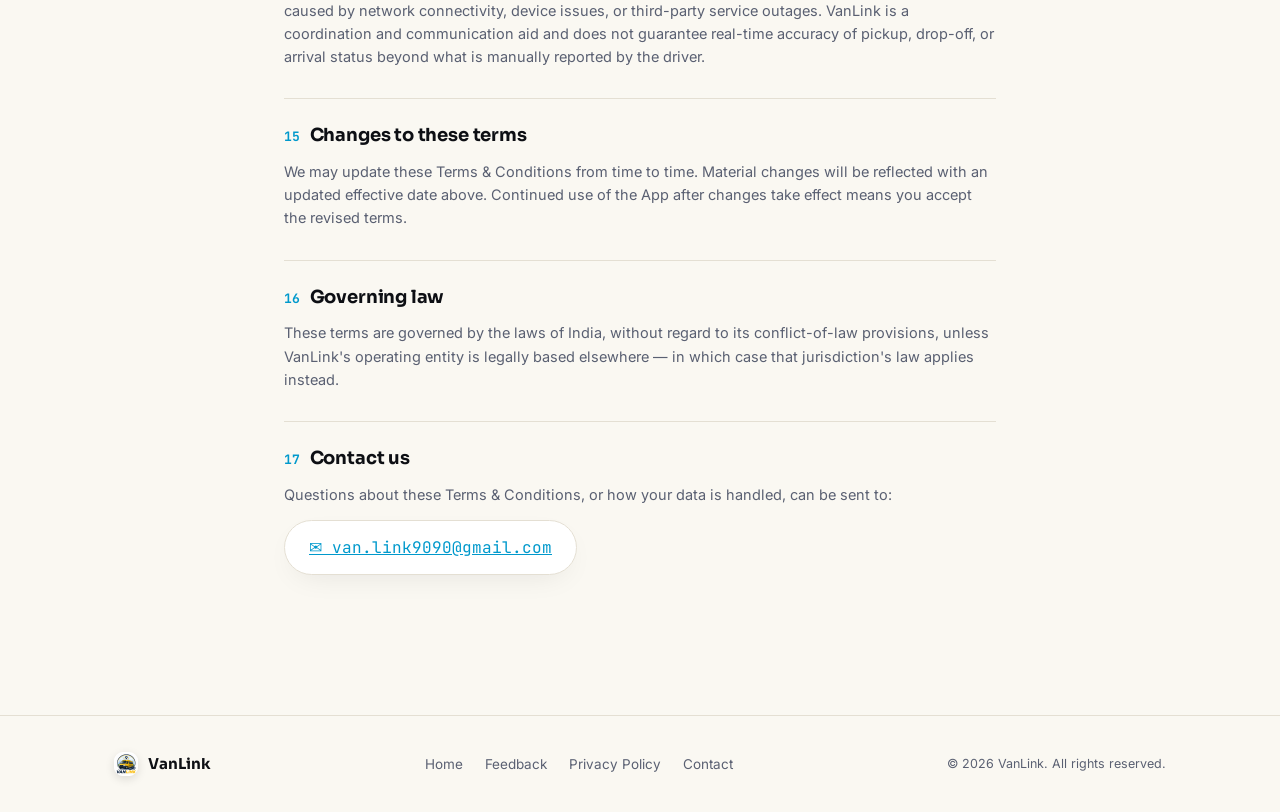
<file: terms.html>
<!DOCTYPE html>
<html lang="en">
<head>
<meta charset="UTF-8">
<meta name="viewport" content="width=device-width, initial-scale=1.0">
<title>Terms &amp; Conditions — VanLink</title>
<link rel="icon" href="assets/icon.png">
<link rel="stylesheet" href="style.css">
</head>
<body>

<nav class="nav">
  <div class="wrap">
    <div class="brand"><img src="assets/icon.png" alt="VanLink icon"> VanLink</div>
    <div class="navlinks">
      <a href="index.html">Home</a>
      <a href="feedback.html">Feedback</a>
      <a href="privacy.html">Privacy</a>
      <a href="terms.html" class="active">Terms</a>
      <a href="#contact-foot">Contact</a>
    </div>
  </div>
</nav>

<header class="legal-hero">
  <div class="wrap">
    <span class="eyebrow">Legal</span>
    <h1>Terms &amp; Conditions</h1>
    <p class="updated">Effective date: 8 July 2026 &nbsp;·&nbsp; Applies to the VanLink Android app</p>
  </div>
</header>

<div class="wrap legal-body">

  <div class="legal-notice">
    <b>Note on this document:</b> the Terms screen shipped inside the app was a template with unfilled placeholders (company name, support email, jurisdiction, effective date), and it understated what the app actually does — live driver location sharing is a real, working feature, not just a future idea. This page fills in VanLink's real details and corrects that, plus adds sections the original was missing: third-party services, an age requirement, and a security/incident clause. Swap the jurisdiction in Section 16 for wherever VanLink is legally operated if that's not India.
  </div>

  <div class="toc">
    <a href="#t1">1. Acceptance</a>
    <a href="#t2">2. Who can use VanLink</a>
    <a href="#t3">3. Account linking</a>
    <a href="#t4">4. Information we collect</a>
    <a href="#t5">5. Third-party services</a>
    <a href="#t6">6. How we use information</a>
    <a href="#t7">7. Chat &amp; communication</a>
    <a href="#t8">8. Emergency calling</a>
    <a href="#t9">9. Driver responsibilities</a>
    <a href="#t10">10. Parent responsibilities</a>
    <a href="#t11">11. Suspension &amp; termination</a>
    <a href="#t12">12. Retention &amp; deletion</a>
    <a href="#t13">13. Security</a>
    <a href="#t14">14. Liability</a>
    <a href="#t15">15. Changes</a>
    <a href="#t16">16. Governing law</a>
    <a href="#t17">17. Contact</a>
  </div>

  <div class="legal-section" id="t1">
    <h2><span class="num">01</span> Acceptance of terms</h2>
    <p>By creating an account or using VanLink ("the App"), you agree to these Terms &amp; Conditions and our <a href="privacy.html">Privacy Policy</a>. If you do not agree, please do not use the App. These terms apply equally to Driver and Parent accounts.</p>
  </div>

  <div class="legal-section" id="t2">
    <h2><span class="num">02</span> Who can use VanLink</h2>
    <p>VanLink is intended for use by school transport drivers and by the parents or legal guardians of students using that transport. Account holders must be at least 18 years old. Driver accounts must be created by an authorized driver or transport operator for the relevant school or route. Parent accounts must be created by a parent or legal guardian — not by the student themselves.</p>
  </div>

  <div class="legal-section" id="t3">
    <h2><span class="num">03</span> Account linking</h2>
    <p>Parents link to a driver using a unique driver code or QR code shared directly by that driver. VanLink does not independently verify the real-world identity of drivers or parents beyond the information provided during setup. You're responsible for sharing your driver code only with parents you intend to connect with, and for confirming you're linking to the correct, authorized driver before sharing your child's information.</p>
  </div>

  <div class="legal-section" id="t4">
    <h2><span class="num">04</span> Information we collect</h2>
    <p>To provide the App's features, we collect: account details you provide (name, phone number, email, photo); driver details (license number, vehicle number, school name, school emergency contact); student details entered by parents and confirmed by drivers (name, class, pickup/drop information); messages sent through in-app chat; a device push-notification token used to deliver alerts; and a driver's live GPS location while they have location sharing turned on for a trip, visible only to their linked parent(s). Full detail on how this data is handled is in our <a href="privacy.html">Privacy Policy</a>.</p>
  </div>

  <div class="legal-section" id="t5">
    <h2><span class="num">05</span> Third-party services</h2>
    <p>VanLink is built on Supabase (authentication, database, storage, and real-time messaging) and uses Firebase Cloud Messaging (Google) to deliver push notifications. These providers process data solely to deliver the App's functionality and are not permitted to use it for their own purposes.</p>
  </div>

  <div class="legal-section" id="t6">
    <h2><span class="num">06</span> How we use your information</h2>
    <p>Information you provide is used to operate core features: linking drivers and parents, displaying student and route details, enabling chat between a linked driver and parent, and sending arrival-related alerts. We do not sell your personal information to third parties. Limited data is cached on your device to allow offline access to your student list and recent messages.</p>
  </div>

  <div class="legal-section" id="t7">
    <h2><span class="num">07</span> Chat &amp; communication</h2>
    <p>Messages sent through the App are visible only to the driver and parent within a given conversation. Quick-reply and free-text messages are stored to provide message history and offline access. Please don't share sensitive personal information — home addresses, financial details, or government ID numbers — in chat messages.</p>
  </div>

  <div class="legal-section" id="t8">
    <h2><span class="num">08</span> Emergency calling feature</h2>
    <p>The Emergency screen provides one-tap access to your device's phone dialer for ambulance, police, and school emergency contacts. VanLink does not place calls on your behalf, monitor emergency calls, or guarantee call connectivity. This feature is a convenience tool, not a substitute for direct emergency communication in a crisis. Always confirm you can reach emergency services through your local emergency number if the App is unavailable.</p>
  </div>

  <div class="legal-section" id="t9">
    <h2><span class="num">09</span> Driver responsibilities</h2>
    <p>Drivers are responsible for the accuracy of pickup/drop details they enter, for confirming the correct student when accepting a pending link from a parent, and for using the App safely — for example, not operating the App while driving. Location sharing is optional and controlled entirely by the driver; turning it on shares live GPS location with linked parents only for the duration of the trip. Quick-reply messages are provided to minimize typing while in transit.</p>
  </div>

  <div class="legal-section" id="t10">
    <h2><span class="num">10</span> Parent responsibilities</h2>
    <p>Parents are responsible for verifying they're linking to the correct, authorized driver for their child's route, and for the accuracy of student details provided during setup. VanLink is a communication and coordination tool; it does not replace direct communication with your child's school regarding transport safety policies.</p>
  </div>

  <div class="legal-section" id="t11">
    <h2><span class="num">11</span> Account suspension &amp; termination</h2>
    <p>We may suspend or remove access for accounts that misuse the platform — including harassment through chat, providing false driver or student information, or attempting to access another user's account without authorization. You may stop using the App and request account deletion at any time by contacting us.</p>
  </div>

  <div class="legal-section" id="t12">
    <h2><span class="num">12</span> Data retention &amp; deletion</h2>
    <p>Chat messages, student records, and profile details are retained while your account remains active and linked. You may request deletion of your account and associated data at any time. Some information may be retained where required by law or for legitimate safety-related record-keeping.</p>
  </div>

  <div class="legal-section" id="t13">
    <h2><span class="num">13</span> Security</h2>
    <p>We apply reasonable technical safeguards, including row-level access controls, to protect your data. No app or service can guarantee absolute security. If a security incident affects your personal information, we will notify affected users and take reasonable steps to address it.</p>
  </div>

  <div class="legal-section" id="t14">
    <h2><span class="num">14</span> Limitation of liability</h2>
    <p>The App is provided "as is." VanLink is not liable for delays, missed messages, or service interruptions caused by network connectivity, device issues, or third-party service outages. VanLink is a coordination and communication aid and does not guarantee real-time accuracy of pickup, drop-off, or arrival status beyond what is manually reported by the driver.</p>
  </div>

  <div class="legal-section" id="t15">
    <h2><span class="num">15</span> Changes to these terms</h2>
    <p>We may update these Terms &amp; Conditions from time to time. Material changes will be reflected with an updated effective date above. Continued use of the App after changes take effect means you accept the revised terms.</p>
  </div>

  <div class="legal-section" id="t16">
    <h2><span class="num">16</span> Governing law</h2>
    <p>These terms are governed by the laws of India, without regard to its conflict-of-law provisions, unless VanLink's operating entity is legally based elsewhere — in which case that jurisdiction's law applies instead.</p>
  </div>

  <div class="legal-section" id="t17">
    <h2><span class="num">17</span> Contact us</h2>
    <p>Questions about these Terms &amp; Conditions, or how your data is handled, can be sent to:</p>
    <p><a class="email-pill" href="mailto:van.link9090@gmail.com" style="margin-top:6px;">✉ van.link9090@gmail.com</a></p>
  </div>

</div>

<footer id="contact-foot">
  <div class="wrap">
    <div class="brand" style="font-size:15px;"><img src="assets/icon.png" style="width:24px;height:24px;"> VanLink</div>
    <div class="flinks">
      <a href="index.html">Home</a>
      <a href="feedback.html">Feedback</a>
      <a href="privacy.html">Privacy Policy</a>
      <a href="mailto:van.link9090@gmail.com">Contact</a>
    </div>
    <span class="fine">© 2026 VanLink. All rights reserved.</span>
  </div>
</footer>

</body>
</html>
</file>
<file: style.css>
@import url('https://fonts.googleapis.com/css2?family=Sora:wght@400;500;600;700;800&family=Inter:wght@400;500;600&family=JetBrains+Mono:wght@500;600&display=swap');

:root{
  --blue:#0099CC;
  --purple:#5B4FCF;
  --green:#28A745;
  --orange:#F5A623;
  --bg:#FAF8F2;
  --surface:#FFFFFF;
  --card:#FFFFFF;
  --card-line:#E4DFD3;
  --text:#111111;
  --text-dim:#5A6072;
  --radius:18px;
  --shadow: 0 10px 30px -12px rgba(20,20,30,0.10);
  --shadow-lg: 0 30px 60px -20px rgba(20,20,30,0.16);
}

*{box-sizing:border-box; margin:0; padding:0;}
html{scroll-behavior:smooth;}
body{
  background:var(--bg);
  color:var(--text);
  font-family:'Inter', sans-serif;
  line-height:1.6;
  overflow-x:hidden;
}

body::before{
  content:"";
  position:fixed; inset:0;
  background:
    radial-gradient(ellipse 600px 400px at 15% -5%, rgba(91,79,207,0.08), transparent),
    radial-gradient(ellipse 700px 500px at 90% 15%, rgba(0,153,204,0.08), transparent);
  pointer-events:none;
  z-index:0;
}

h1,h2,h3,h4{
  font-family:'Sora', sans-serif;
  letter-spacing:-0.01em;
  color:#0D0F14;
}

a{color:inherit; text-decoration:none;}
.mono{font-family:'JetBrains Mono', monospace;}

.wrap{max-width:1100px; margin:0 auto; padding:0 24px; position:relative; z-index:1;}

/* ---------- NAV ---------- */
.nav{
  position:sticky; top:0; z-index:50;
  backdrop-filter:blur(14px);
  background:rgba(250,248,242,0.82);
  border-bottom:1px solid var(--card-line);
}
.nav .wrap{display:flex; align-items:center; justify-content:space-between; padding-top:14px; padding-bottom:14px;}
.brand{display:flex; align-items:center; gap:10px; font-family:'Sora'; font-weight:700; font-size:18px; color:#0D0F14;}
.brand img{width:32px; height:32px; border-radius:9px; box-shadow:0 3px 10px rgba(0,0,0,0.12);}
.navlinks{display:flex; gap:28px; font-size:14px; font-weight:500; color:var(--text-dim);}
.navlinks a:hover{color:var(--blue);}
.navlinks .active{color:var(--blue); font-weight:600;}

/* ---------- ROUTE LINE (signature element) ---------- */
.route-rail{
  position:absolute; left:50%; top:0; bottom:0; width:2px;
  transform:translateX(-50%);
  background:repeating-linear-gradient(to bottom, var(--card-line) 0 10px, transparent 10px 20px);
  z-index:0;
}
.stop{
  display:flex; align-items:center; gap:10px;
  justify-content:center;
  margin-bottom:6px;
}
.stop .dot{
  width:12px; height:12px; border-radius:50%;
  background:linear-gradient(135deg, var(--blue), var(--purple));
  box-shadow:0 0 0 6px rgba(0,153,204,0.10);
}
.stop .label{
  font-family:'JetBrains Mono', monospace; font-size:12px; letter-spacing:0.12em;
  text-transform:uppercase; color:var(--text-dim);
}

/* ---------- HERO ---------- */
.hero{padding:96px 0 60px; text-align:center; position:relative;}
.hero .eyebrow{
  display:inline-flex; align-items:center; gap:8px;
  font-family:'JetBrains Mono'; font-size:12.5px; letter-spacing:0.14em; text-transform:uppercase;
  color:#1E8A4C; border:1px solid rgba(40,167,69,0.3); background:rgba(40,167,69,0.08);
  padding:6px 14px; border-radius:100px; margin-bottom:28px;
}
.hero h1{
  font-size:clamp(38px, 6vw, 66px); font-weight:800; line-height:1.05;
  background:linear-gradient(100deg, #0D0F14 30%, var(--blue) 68%, var(--purple) 100%);
  -webkit-background-clip:text; background-clip:text; color:transparent;
  max-width:820px; margin:0 auto 22px;
}
.hero p.lede{
  font-size:18px; color:var(--text-dim); max-width:560px; margin:0 auto 36px;
}
.cta-row{display:flex; gap:14px; justify-content:center; flex-wrap:wrap;}
.btn{
  display:inline-flex; align-items:center; gap:8px;
  padding:14px 26px; border-radius:14px; font-weight:600; font-size:15px;
  border:1px solid var(--card-line); transition:transform .15s ease, box-shadow .15s ease;
}
.btn:hover{transform:translateY(-2px); box-shadow:var(--shadow);}
.btn-primary{
  background:linear-gradient(120deg, var(--blue), var(--purple));
  color:#fff; border:none;
}
.btn-ghost{background:#fff; color:#0D0F14;}
.btn-ghost:hover{border-color:var(--blue);}

/* ---------- SECTION SHELL ---------- */
section{padding:78px 0; position:relative;}
.section-head{text-align:center; max-width:640px; margin:0 auto 54px;}
.section-head h2{font-size:clamp(28px,4vw,38px); font-weight:700; margin-bottom:14px;}
.section-head p{color:var(--text-dim); font-size:16px;}

/* ---------- FEATURE GRID ---------- */
.grid3{display:grid; grid-template-columns:repeat(3,1fr); gap:20px;}
.grid2{display:grid; grid-template-columns:repeat(2,1fr); gap:20px;}
.card{
  background:var(--card); border:1px solid var(--card-line); border-radius:var(--radius);
  padding:28px; box-shadow:var(--shadow); transition:transform .15s ease, box-shadow .15s ease;
}
.card:hover{transform:translateY(-3px); box-shadow:var(--shadow-lg);}
.card .ico{
  width:42px; height:42px; border-radius:12px; display:flex; align-items:center; justify-content:center;
  background:rgba(0,153,204,0.10); margin-bottom:18px; font-size:20px;
}
.card h3{font-size:17px; margin-bottom:8px; font-weight:600;}
.card p{color:var(--text-dim); font-size:14.5px;}

/* ---------- ROLE TABS ---------- */
.roles{display:grid; grid-template-columns:1fr 1fr; gap:24px;}
.role-card{
  border:1px solid var(--card-line); border-radius:22px; padding:32px; background:var(--card);
  box-shadow:var(--shadow);
}
.role-card .tag{
  font-family:'JetBrains Mono'; font-size:11.5px; letter-spacing:0.1em; text-transform:uppercase;
  color:var(--blue); margin-bottom:12px; display:block;
}
.role-card h3{font-size:22px; margin-bottom:16px;}
.role-card ul{list-style:none;}
.role-card li{
  padding:9px 0; border-top:1px solid var(--card-line); color:var(--text-dim); font-size:14.5px;
  display:flex; gap:10px;
}
.role-card li:before{content:"→"; color:var(--green); flex-shrink:0; font-weight:700;}

/* ---------- PHONE MOCKUPS ---------- */
.showcase{display:flex; gap:28px; justify-content:center; flex-wrap:wrap; padding-top:10px;}
.phone{
  width:240px; height:490px; border-radius:34px; padding:10px;
  background:linear-gradient(160deg,#232734,#111318);
  border:1px solid rgba(0,0,0,0.08);
  box-shadow:var(--shadow-lg);
  position:relative; flex-shrink:0;
}
.phone .screen{
  width:100%; height:100%; border-radius:26px; overflow:hidden;
  background:linear-gradient(180deg,#FFFFFF, #F5F8FF 70%);
  position:relative; display:flex; flex-direction:column;
}
.phone .notch{
  position:absolute; top:8px; left:50%; transform:translateX(-50%);
  width:60px; height:6px; border-radius:6px; background:rgba(0,0,0,0.12); z-index:5;
}
.phone .caption{text-align:center; margin-top:16px; font-size:13.5px; color:var(--text-dim); font-family:'JetBrains Mono';}
.screen-content{padding:26px 16px 16px; flex:1; display:flex; flex-direction:column; gap:10px;}
.mini-bar{height:9px; border-radius:5px; background:#E7EAF2;}
.mini-bar.w60{width:60%;} .mini-bar.w80{width:80%;} .mini-bar.w40{width:40%;}
.mini-card{
  background:#FFFFFF; border:1px solid #ECE7DA;
  border-radius:12px; padding:12px; display:flex; align-items:center; gap:10px;
  box-shadow:0 4px 12px -6px rgba(20,20,30,0.10);
}
.mini-avatar{width:30px; height:30px; border-radius:9px; background:linear-gradient(135deg,var(--blue),var(--purple)); flex-shrink:0;}
.chat-bubble{max-width:75%; padding:8px 12px; border-radius:12px; font-size:11px;}
.chat-bubble.left{align-self:flex-start; background:#F0F2F8; color:#22262F; border-bottom-left-radius:2px;}
.chat-bubble.right{align-self:flex-end; background:linear-gradient(120deg,var(--blue),var(--purple)); color:#fff; border-bottom-right-radius:2px;}
.emg-btn{padding:12px; border-radius:12px; font-size:12px; font-weight:600; text-align:center;}
.emg-btn.a{background:rgba(217,48,37,0.10); color:#D93025;}
.emg-btn.b{background:rgba(0,153,204,0.10); color:var(--blue);}
.emg-btn.c{background:rgba(40,167,69,0.10); color:var(--green);}

/* ---------- MINI CODE (inside phone mockups) ---------- */
.mini-code{display:flex; gap:6px; justify-content:center; margin:6px 0;}
.mini-code span{
  width:28px; height:34px; display:flex; align-items:center; justify-content:center;
  border-radius:7px; background:#F0F2F8; border:1px solid #ECE7DA;
  font-family:'JetBrains Mono', monospace; font-weight:600; font-size:13px; color:var(--blue);
}
.mini-btn{
  padding:10px; border-radius:10px; text-align:center; font-size:12px; font-weight:600;
  background:linear-gradient(120deg,var(--blue),var(--purple)); color:#fff;
}
.mini-label{font-size:10.5px; color:var(--text-dim); text-align:center; font-family:'JetBrains Mono', monospace; letter-spacing:.06em; text-transform:uppercase;}
.mini-card.vcard{flex-direction:column; align-items:flex-start; gap:6px;}
.mini-card.vcard .mini-avatar{width:100%; height:70px; border-radius:10px;}

/* ---------- CODE BLOCK (driver code) ---------- */
.code-strip{
  display:flex; justify-content:center; gap:10px; margin:8px 0 0;
}
.code-strip span{
  width:44px; height:52px; display:flex; align-items:center; justify-content:center;
  border-radius:10px; background:#fff; border:1px solid var(--card-line); box-shadow:var(--shadow);
  font-family:'JetBrains Mono', monospace; font-weight:600; font-size:20px; color:#1E8A4C;
}

/* ---------- CONTACT ---------- */
.contact-card{
  border:1px solid var(--card-line); background:linear-gradient(140deg, rgba(0,153,204,0.07), rgba(91,79,207,0.07));
  border-radius:26px; padding:52px; text-align:center; box-shadow:var(--shadow);
}
.contact-card h2{font-size:30px; margin-bottom:12px;}
.contact-card p{color:var(--text-dim); margin-bottom:26px;}
.email-pill{
  display:inline-flex; align-items:center; gap:10px; font-family:'JetBrains Mono', monospace; font-size:16px;
  background:#fff; border:1px solid var(--card-line); padding:14px 24px; border-radius:100px;
  color:#0D0F14; box-shadow:var(--shadow); transition:box-shadow .15s ease;
}
.email-pill:hover{box-shadow:var(--shadow-lg);}

/* ---------- FOOTER ---------- */
footer{border-top:1px solid var(--card-line); padding:36px 0; margin-top:20px;}
footer .wrap{display:flex; justify-content:space-between; align-items:center; flex-wrap:wrap; gap:16px;}
footer .flinks{display:flex; gap:22px; font-size:13.5px; color:var(--text-dim);}
footer .flinks a:hover{color:var(--blue);}
.fine{font-size:12.5px; color:var(--text-dim);}

/* ---------- LEGAL PAGES ---------- */
.legal-hero{padding:70px 0 30px; text-align:center;}
.legal-hero .eyebrow{
  font-family:'JetBrains Mono'; font-size:12px; letter-spacing:0.12em; text-transform:uppercase; color:var(--text-dim);
}
.legal-hero h1{font-size:clamp(30px,4vw,44px); margin:12px 0 8px;}
.updated{font-size:13px; color:var(--text-dim);}
.legal-body{max-width:760px; margin:0 auto; padding-bottom:90px;}
.legal-notice{
  border:1px solid rgba(40,167,69,0.3); background:rgba(40,167,69,0.08); border-radius:14px;
  padding:18px 20px; margin-bottom:36px; font-size:14px; color:#1E6B35;
}
.legal-notice b{color:#1E8A4C;}
.legal-section{padding:22px 0; border-top:1px solid var(--card-line);}
.legal-section:first-of-type{border-top:none;}
.legal-section h2{font-size:18px; margin-bottom:10px; display:flex; gap:10px; align-items:baseline; color:#0D0F14;}
.legal-section h2 .num{font-family:'JetBrains Mono'; font-size:13px; color:var(--blue);}
.legal-section p, .legal-section li{color:var(--text-dim); font-size:14.5px; margin-bottom:8px;}
.legal-section ul{padding-left:20px;}
.legal-section a{color:var(--blue); text-decoration:underline;}
.toc{display:flex; flex-wrap:wrap; gap:8px 16px; margin-bottom:40px; padding:18px 20px; background:var(--card); border:1px solid var(--card-line); border-radius:14px; box-shadow:var(--shadow);}
.toc a{font-size:13px; color:var(--text-dim); text-decoration:none;}
.toc a:hover{color:var(--blue);}

@media(max-width:860px){
  .grid3{grid-template-columns:1fr;}
  .grid2{grid-template-columns:1fr;}
  .roles{grid-template-columns:1fr;}
  .navlinks{gap:16px; font-size:13px;}
  .route-rail{display:none;}
}
</file>
